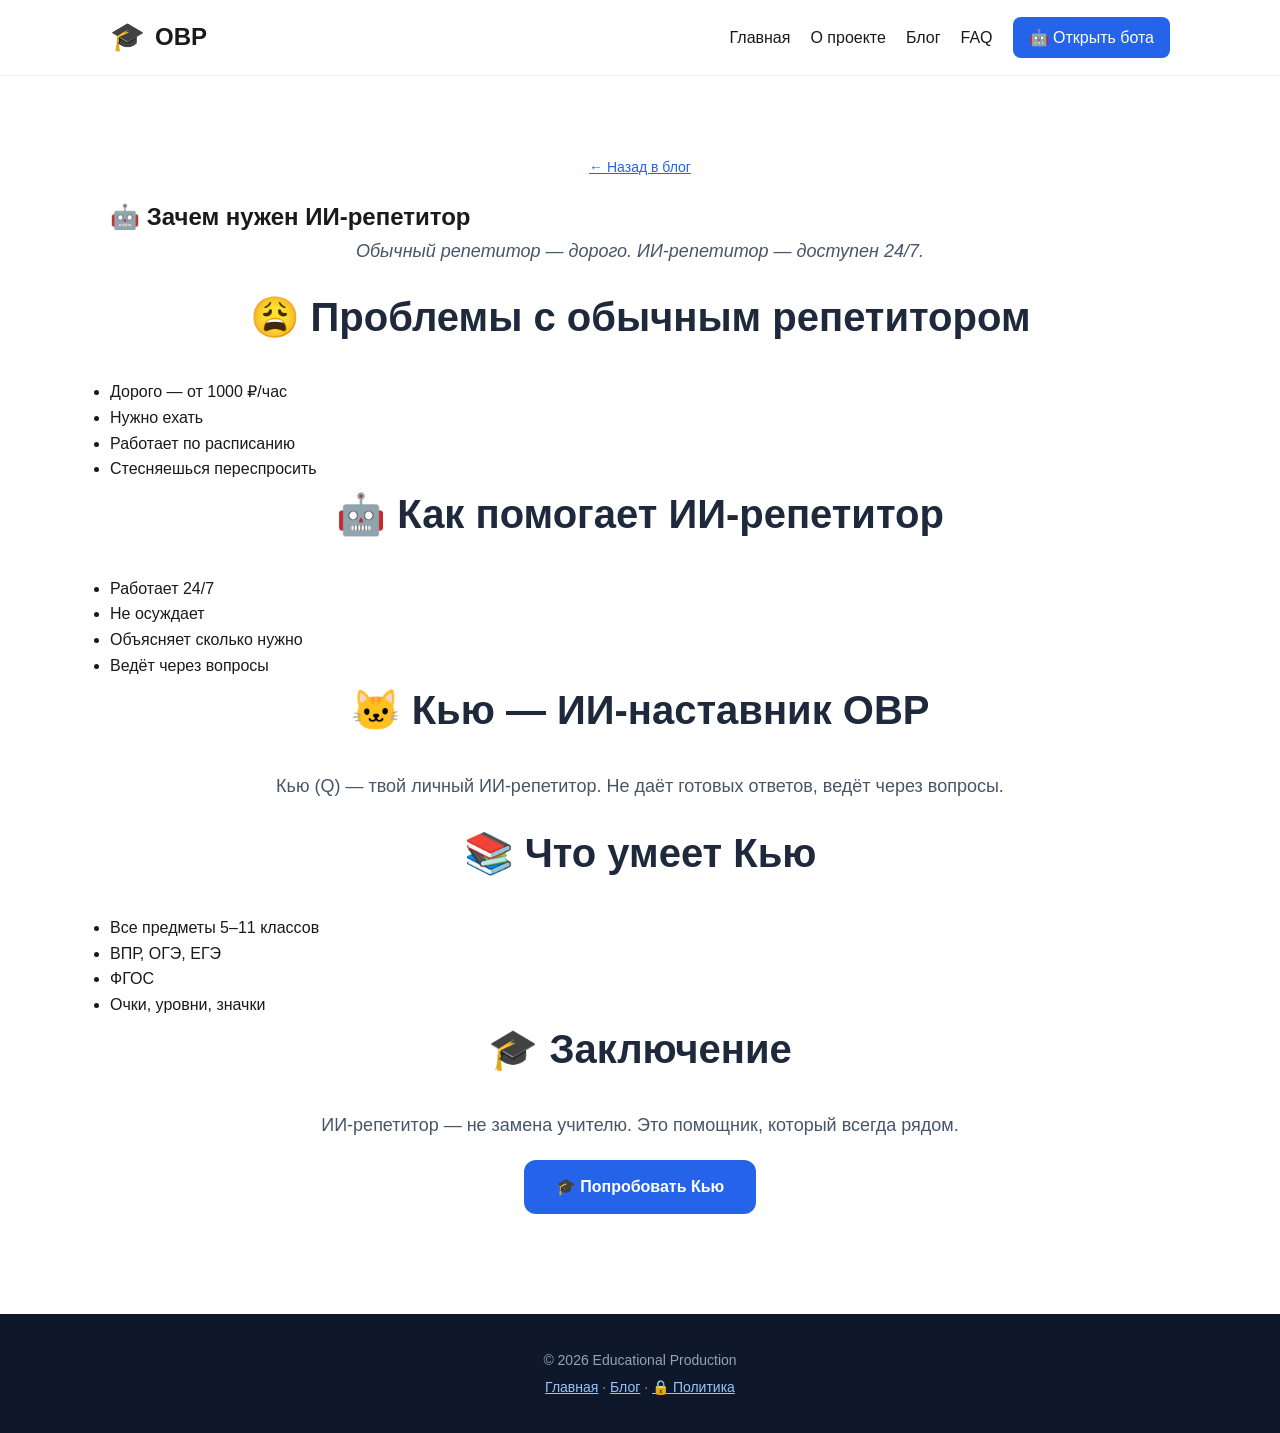
<file: article-ai-tutor.html>
<!DOCTYPE html>
<html lang="ru">
<head>
    <meta charset="UTF-8">
    <meta name="viewport" content="width=device-width, initial-scale=1.0">
    <title>Зачем нужен ИИ-репетитор — Блог ОВР</title>
    <meta name="description" content="Как ИИ-репетитор Кью помогает понимать, а не зазубривать.">
    <link rel="icon" type="image/png" href="favicon.png">
    <link rel="stylesheet" href="style.css">
</head>
<body>
    <header class="header">
        <div class="container">
            <div class="logo"><span class="logo-icon">🎓</span><span class="logo-text">ОВР</span></div>
            <nav class="nav">
                <a href="index.html">Главная</a>
                <a href="about.html">О проекте</a>
                <a href="blog.html">Блог</a>
                <a href="faq.html">FAQ</a>
                <a href="https://t.me/ovr_repetitor_bot" class="btn-telegram" target="_blank">🤖 Открыть бота</a>
            </nav>
        </div>
    </header>
    <section class="section">
        <div class="container">
            <p style="color: #64748b; font-size: 14px;"><a href="blog.html" style="color: #2563eb;">← Назад в блог</a></p>
            <h1>🤖 Зачем нужен ИИ-репетитор</h1>
            <p><em>Обычный репетитор — дорого. ИИ-репетитор — доступен 24/7.</em></p>
            <h2>😩 Проблемы с обычным репетитором</h2>
            <ul>
                <li>Дорого — от 1000 ₽/час</li>
                <li>Нужно ехать</li>
                <li>Работает по расписанию</li>
                <li>Стесняешься переспросить</li>
            </ul>
            <h2>🤖 Как помогает ИИ-репетитор</h2>
            <ul>
                <li>Работает 24/7</li>
                <li>Не осуждает</li>
                <li>Объясняет сколько нужно</li>
                <li>Ведёт через вопросы</li>
            </ul>
            <h2>🐱 Кью — ИИ-наставник ОВР</h2>
            <p>Кью (Q) — твой личный ИИ-репетитор. Не даёт готовых ответов, ведёт через вопросы.</p>
            <h2>📚 Что умеет Кью</h2>
            <ul>
                <li>Все предметы 5–11 классов</li>
                <li>ВПР, ОГЭ, ЕГЭ</li>
                <li>ФГОС</li>
                <li>Очки, уровни, значки</li>
            </ul>
            <h2>🎓 Заключение</h2>
            <p>ИИ-репетитор — не замена учителю. Это помощник, который всегда рядом.</p>
            <p><a href="https://t.me/ovr_repetitor_bot" class="btn btn-primary" target="_blank">🎓 Попробовать Кью</a></p>
        </div>
    </section>
    <footer class="footer">
        <div class="container">
            <p>© 2026 Educational Production</p>
            <p><a href="index.html" style="color: #93c5fd;">Главная</a> · <a href="blog.html" style="color: #93c5fd;">Блог</a> · <a href="privacy.html" style="color: #93c5fd;">🔒 Политика</a></p>
        </div>
    </footer>
</body>
</html>
</file>
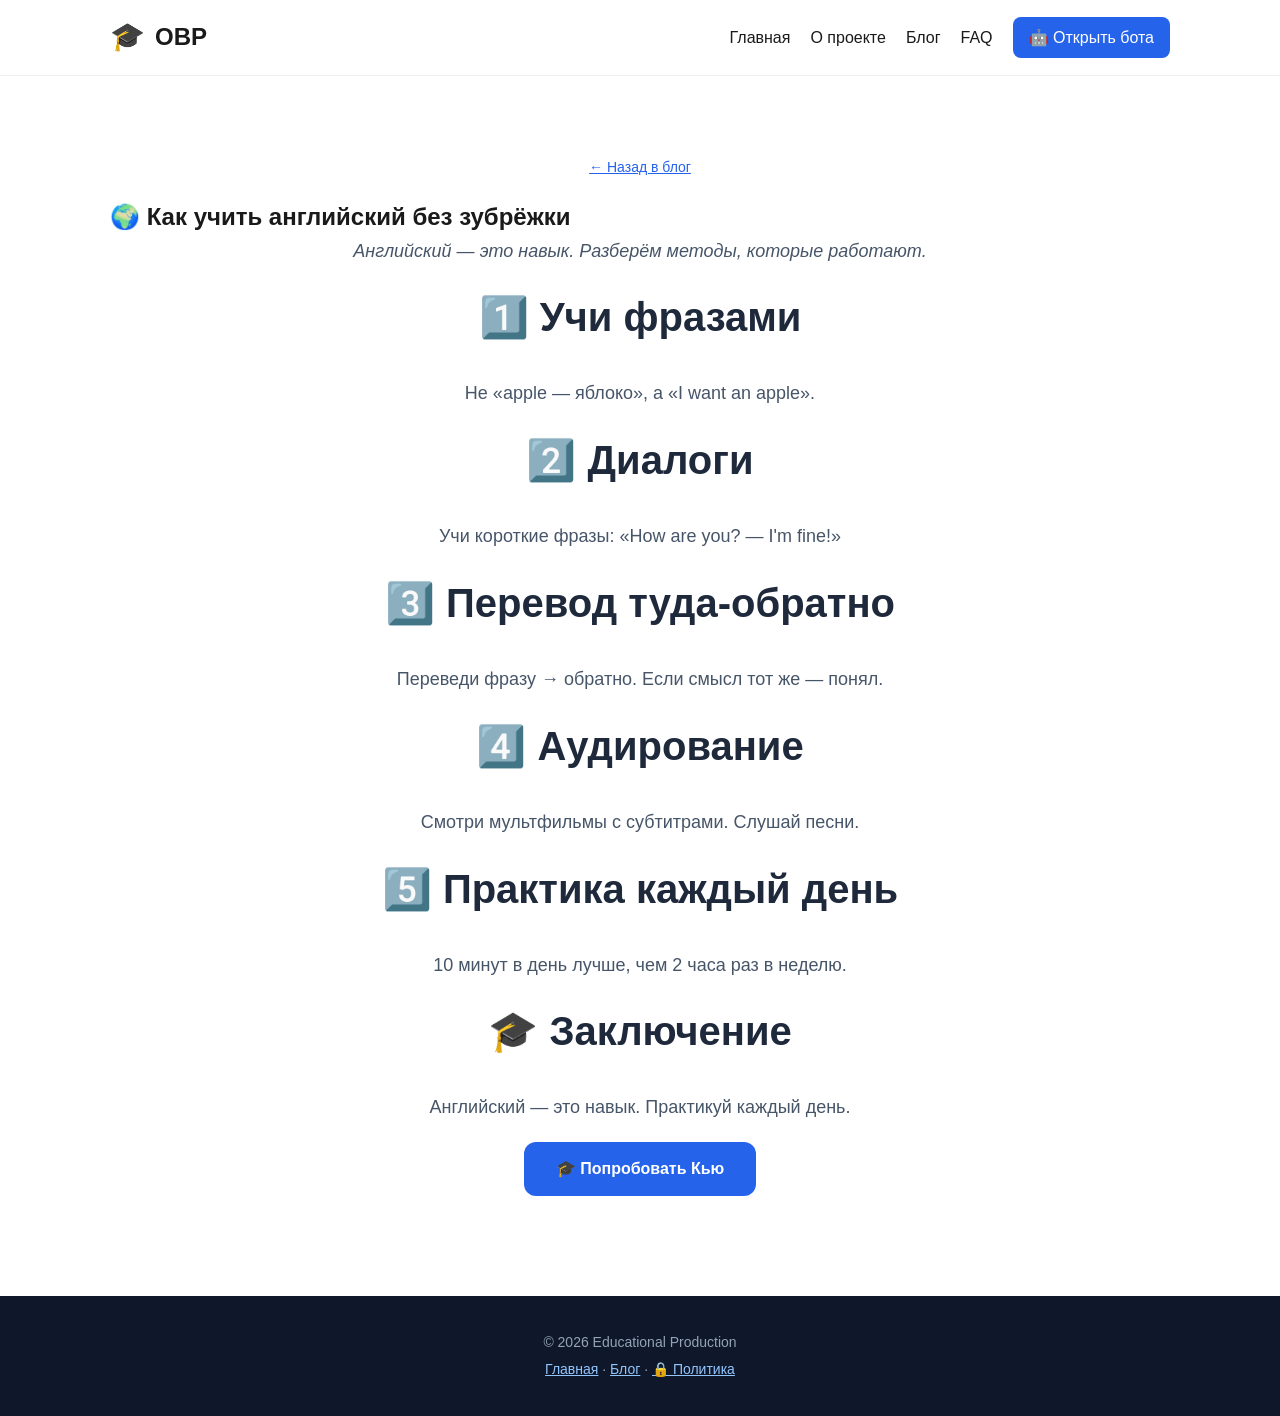
<file: article-english.html>
<!DOCTYPE html>
<html lang="ru">
<head>
    <meta charset="UTF-8">
    <meta name="viewport" content="width=device-width, initial-scale=1.0">
    <title>Как учить английский — Блог ОВР</title>
    <meta name="description" content="Методы изучения английского: фразы, диалоги, аудирование.">
    <link rel="icon" type="image/png" href="favicon.png">
    <link rel="stylesheet" href="style.css">
</head>
<body>
    <header class="header">
        <div class="container">
            <div class="logo"><span class="logo-icon">🎓</span><span class="logo-text">ОВР</span></div>
            <nav class="nav">
                <a href="index.html">Главная</a>
                <a href="about.html">О проекте</a>
                <a href="blog.html">Блог</a>
                <a href="faq.html">FAQ</a>
                <a href="https://t.me/ovr_repetitor_bot" class="btn-telegram" target="_blank">🤖 Открыть бота</a>
            </nav>
        </div>
    </header>
    <section class="section">
        <div class="container">
            <p style="color: #64748b; font-size: 14px;"><a href="blog.html" style="color: #2563eb;">← Назад в блог</a></p>
            <h1>🌍 Как учить английский без зубрёжки</h1>
            <p><em>Английский — это навык. Разберём методы, которые работают.</em></p>
            <h2>1️⃣ Учи фразами</h2>
            <p>Не «apple — яблоко», а «I want an apple».</p>
            <h2>2️⃣ Диалоги</h2>
            <p>Учи короткие фразы: «How are you? — I'm fine!»</p>
            <h2>3️⃣ Перевод туда-обратно</h2>
            <p>Переведи фразу → обратно. Если смысл тот же — понял.</p>
            <h2>4️⃣ Аудирование</h2>
            <p>Смотри мультфильмы с субтитрами. Слушай песни.</p>
            <h2>5️⃣ Практика каждый день</h2>
            <p>10 минут в день лучше, чем 2 часа раз в неделю.</p>
            <h2>🎓 Заключение</h2>
            <p>Английский — это навык. Практикуй каждый день.</p>
            <p><a href="https://t.me/ovr_repetitor_bot" class="btn btn-primary" target="_blank">🎓 Попробовать Кью</a></p>
        </div>
    </section>
    <footer class="footer">
        <div class="container">
            <p>© 2026 Educational Production</p>
            <p><a href="index.html" style="color: #93c5fd;">Главная</a> · <a href="blog.html" style="color: #93c5fd;">Блог</a> · <a href="privacy.html" style="color: #93c5fd;">🔒 Политика</a></p>
        </div>
    </footer>
</body>
</html>
</file>
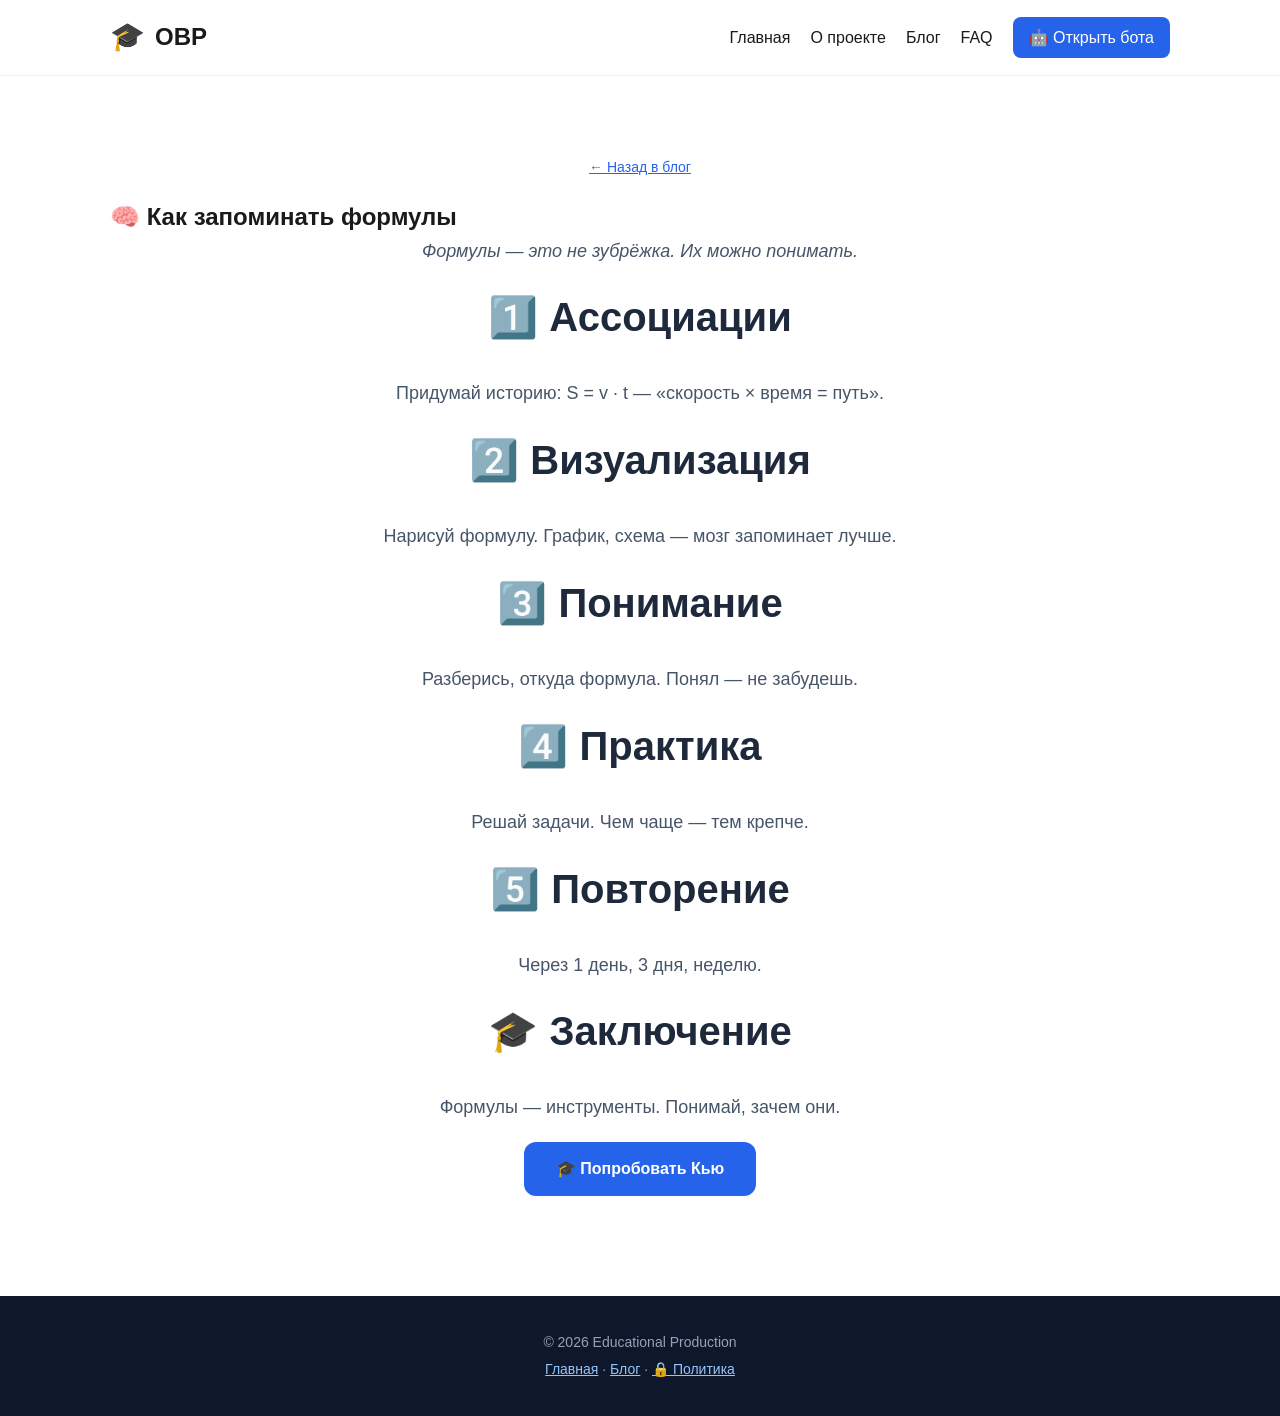
<file: article-formulas.html>
<!DOCTYPE html>
<html lang="ru">
<head>
    <meta charset="UTF-8">
    <meta name="viewport" content="width=device-width, initial-scale=1.0">
    <title>Как запоминать формулы — Блог ОВР</title>
    <meta name="description" content="Приёмы запоминания формул: ассоциации, визуализация, практика.">
    <link rel="icon" type="image/png" href="favicon.png">
    <link rel="stylesheet" href="style.css">
</head>
<body>
    <header class="header">
        <div class="container">
            <div class="logo"><span class="logo-icon">🎓</span><span class="logo-text">ОВР</span></div>
            <nav class="nav">
                <a href="index.html">Главная</a>
                <a href="about.html">О проекте</a>
                <a href="blog.html">Блог</a>
                <a href="faq.html">FAQ</a>
                <a href="https://t.me/ovr_repetitor_bot" class="btn-telegram" target="_blank">🤖 Открыть бота</a>
            </nav>
        </div>
    </header>
    <section class="section">
        <div class="container">
            <p style="color: #64748b; font-size: 14px;"><a href="blog.html" style="color: #2563eb;">← Назад в блог</a></p>
            <h1>🧠 Как запоминать формулы</h1>
            <p><em>Формулы — это не зубрёжка. Их можно понимать.</em></p>
            <h2>1️⃣ Ассоциации</h2>
            <p>Придумай историю: S = v · t — «скорость × время = путь».</p>
            <h2>2️⃣ Визуализация</h2>
            <p>Нарисуй формулу. График, схема — мозг запоминает лучше.</p>
            <h2>3️⃣ Понимание</h2>
            <p>Разберись, откуда формула. Понял — не забудешь.</p>
            <h2>4️⃣ Практика</h2>
            <p>Решай задачи. Чем чаще — тем крепче.</p>
            <h2>5️⃣ Повторение</h2>
            <p>Через 1 день, 3 дня, неделю.</p>
            <h2>🎓 Заключение</h2>
            <p>Формулы — инструменты. Понимай, зачем они.</p>
            <p><a href="https://t.me/ovr_repetitor_bot" class="btn btn-primary" target="_blank">🎓 Попробовать Кью</a></p>
        </div>
    </section>
    <footer class="footer">
        <div class="container">
            <p>© 2026 Educational Production</p>
            <p><a href="index.html" style="color: #93c5fd;">Главная</a> · <a href="blog.html" style="color: #93c5fd;">Блог</a> · <a href="privacy.html" style="color: #93c5fd;">🔒 Политика</a></p>
        </div>
    </footer>
</body>
</html>
</file>
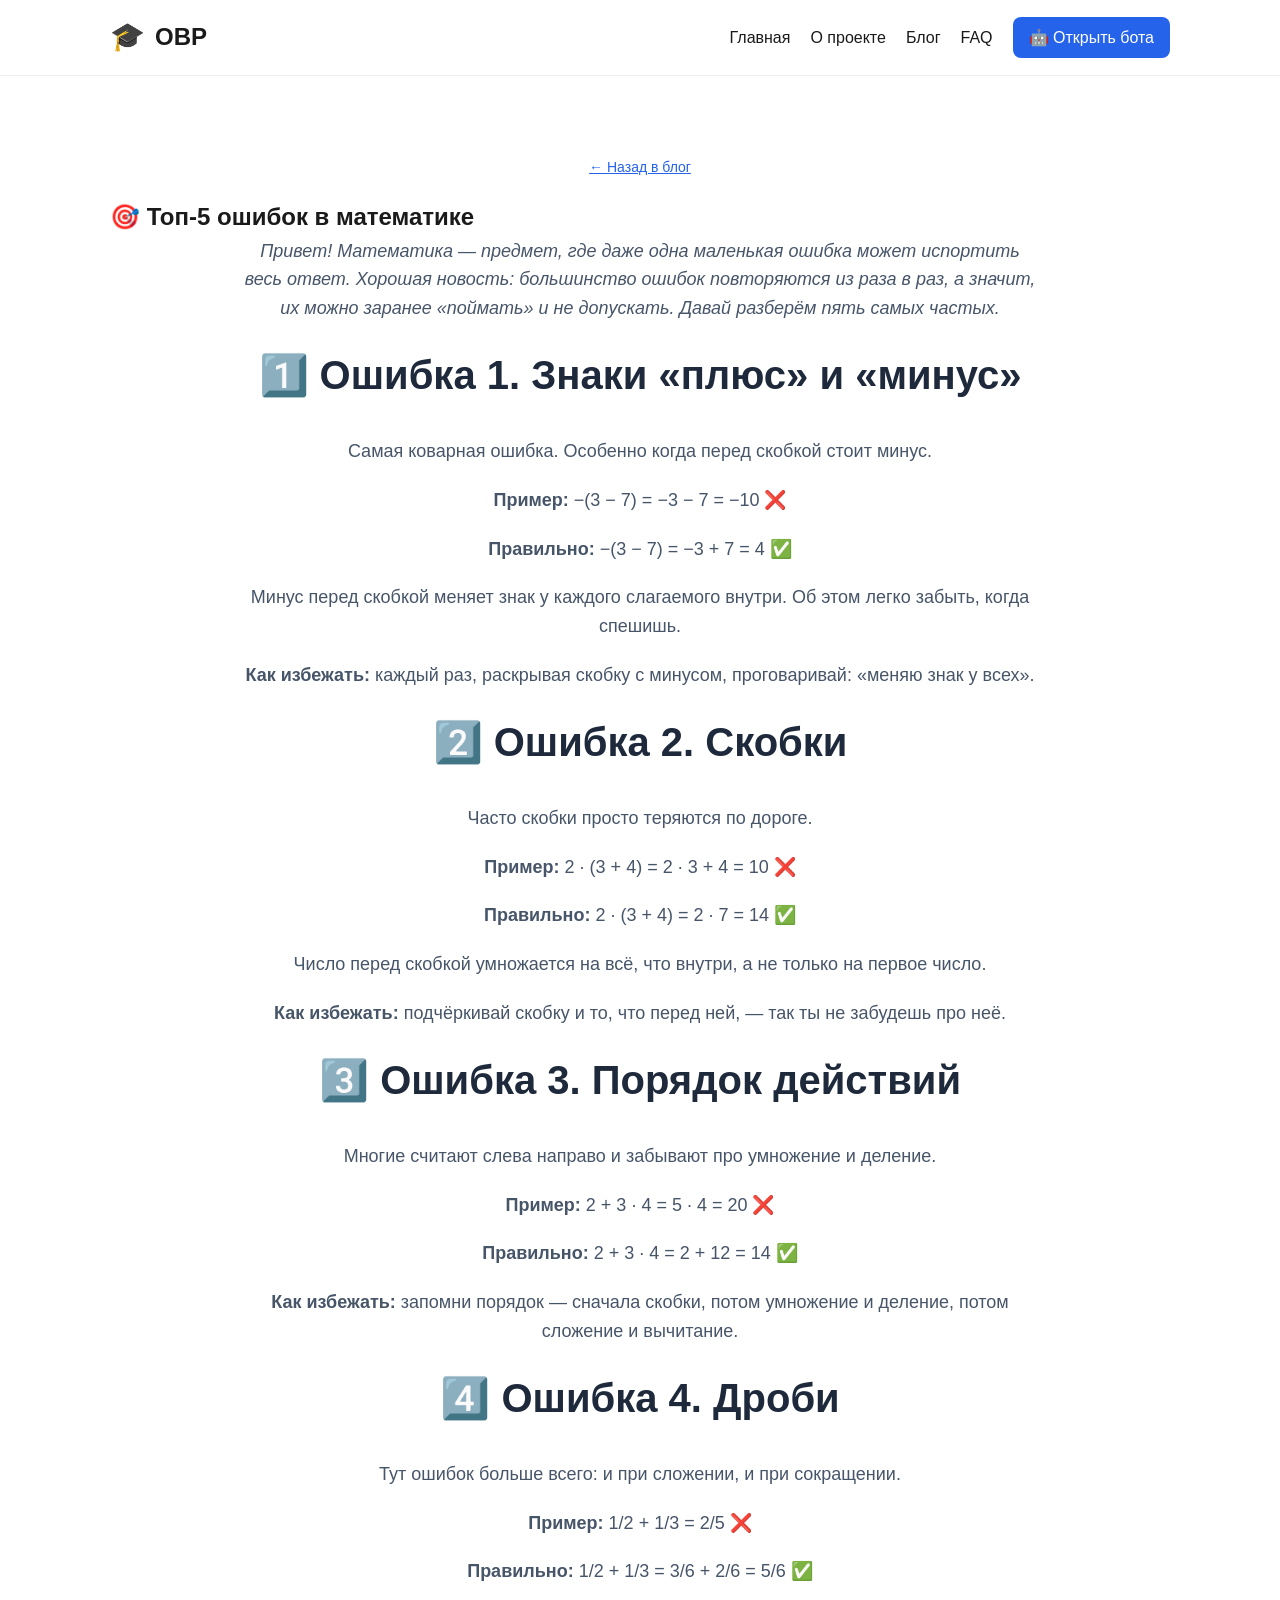
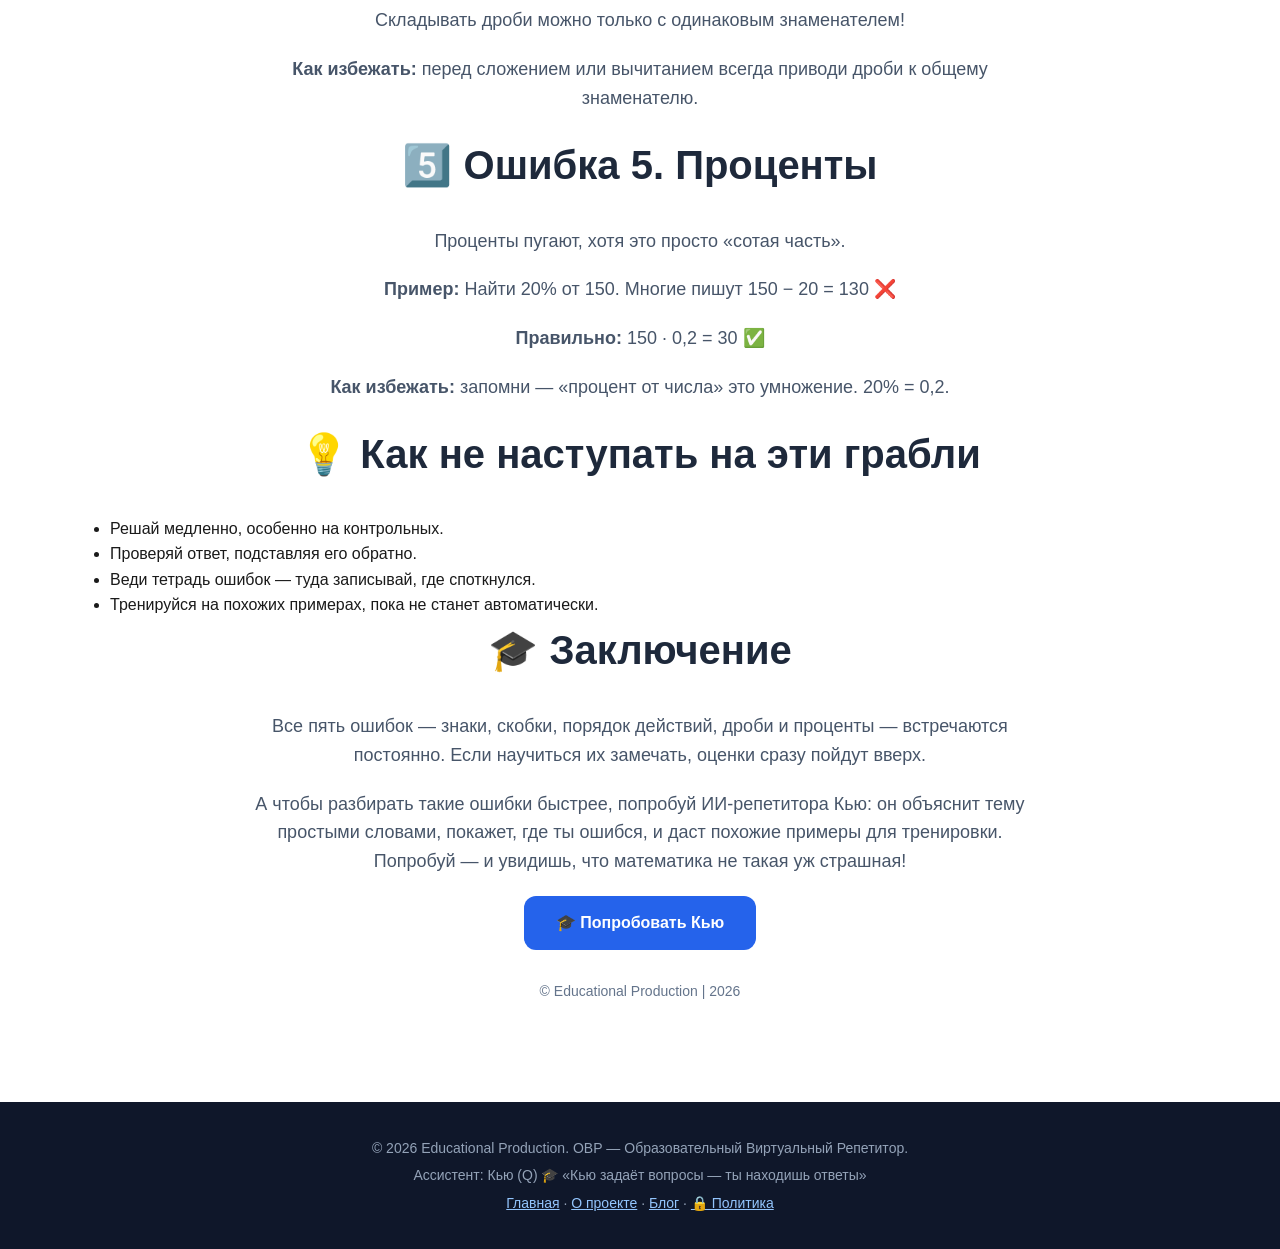
<file: article-math-errors.html>
<!DOCTYPE html>
<html lang="ru">
<head>
    <meta charset="UTF-8">
    <meta name="viewport" content="width=device-width, initial-scale=1.0">
    <title>Топ-5 ошибок в математике — Блог ОВР</title>

    <meta name="description" content="Пять самых частых ошибок в математике: знаки, скобки, порядок действий, дроби, проценты. Как их избежать.">
    <meta name="keywords" content="математика, ошибки, знаки, скобки, дроби, проценты, порядок действий, ОГЭ, ЕГЭ">
    <meta name="author" content="Educational Production">
    <meta name="robots" content="index, follow">

    <link rel="canonical" href="https://nitka2341567867-glitch.github.io/ovr-site/article-math-errors.html">
    <link rel="icon" type="image/png" href="favicon.png">
    <link rel="stylesheet" href="style.css">
</head>
<body>

    <header class="header">
        <div class="container">
            <div class="logo">
                <span class="logo-icon">🎓</span>
                <span class="logo-text">ОВР</span>
            </div>
            <nav class="nav">
                <a href="index.html">Главная</a>
                <a href="about.html">О проекте</a>
                <a href="blog.html">Блог</a>
                <a href="faq.html">FAQ</a>
                <a href="https://t.me/ovr_repetitor_bot" class="btn-telegram" target="_blank">🤖 Открыть бота</a>
            </nav>
        </div>
    </header>

    <section class="section">
        <div class="container">
            <p style="color: #64748b; font-size: 14px;"><a href="blog.html" style="color: #2563eb;">← Назад в блог</a></p>
            <h1>🎯 Топ-5 ошибок в математике</h1>
            <p><em>Привет! Математика — предмет, где даже одна маленькая ошибка может испортить весь ответ. Хорошая новость: большинство ошибок повторяются из раза в раз, а значит, их можно заранее «поймать» и не допускать. Давай разберём пять самых частых.</em></p>

            <h2>1️⃣ Ошибка 1. Знаки «плюс» и «минус»</h2>
            <p>Самая коварная ошибка. Особенно когда перед скобкой стоит минус.</p>
            <p><strong>Пример:</strong> −(3 − 7) = −3 − 7 = −10 ❌</p>
            <p><strong>Правильно:</strong> −(3 − 7) = −3 + 7 = 4 ✅</p>
            <p>Минус перед скобкой меняет знак у каждого слагаемого внутри. Об этом легко забыть, когда спешишь.</p>
            <p><strong>Как избежать:</strong> каждый раз, раскрывая скобку с минусом, проговаривай: «меняю знак у всех».</p>

            <h2>2️⃣ Ошибка 2. Скобки</h2>
            <p>Часто скобки просто теряются по дороге.</p>
            <p><strong>Пример:</strong> 2 · (3 + 4) = 2 · 3 + 4 = 10 ❌</p>
            <p><strong>Правильно:</strong> 2 · (3 + 4) = 2 · 7 = 14 ✅</p>
            <p>Число перед скобкой умножается на всё, что внутри, а не только на первое число.</p>
            <p><strong>Как избежать:</strong> подчёркивай скобку и то, что перед ней, — так ты не забудешь про неё.</p>

            <h2>3️⃣ Ошибка 3. Порядок действий</h2>
            <p>Многие считают слева направо и забывают про умножение и деление.</p>
            <p><strong>Пример:</strong> 2 + 3 · 4 = 5 · 4 = 20 ❌</p>
            <p><strong>Правильно:</strong> 2 + 3 · 4 = 2 + 12 = 14 ✅</p>
            <p><strong>Как избежать:</strong> запомни порядок — сначала скобки, потом умножение и деление, потом сложение и вычитание.</p>

            <h2>4️⃣ Ошибка 4. Дроби</h2>
            <p>Тут ошибок больше всего: и при сложении, и при сокращении.</p>
            <p><strong>Пример:</strong> 1/2 + 1/3 = 2/5 ❌</p>
            <p><strong>Правильно:</strong> 1/2 + 1/3 = 3/6 + 2/6 = 5/6 ✅</p>
            <p>Складывать дроби можно только с одинаковым знаменателем!</p>
            <p><strong>Как избежать:</strong> перед сложением или вычитанием всегда приводи дроби к общему знаменателю.</p>

            <h2>5️⃣ Ошибка 5. Проценты</h2>
            <p>Проценты пугают, хотя это просто «сотая часть».</p>
            <p><strong>Пример:</strong> Найти 20% от 150. Многие пишут 150 − 20 = 130 ❌</p>
            <p><strong>Правильно:</strong> 150 · 0,2 = 30 ✅</p>
            <p><strong>Как избежать:</strong> запомни — «процент от числа» это умножение. 20% = 0,2.</p>

            <h2>💡 Как не наступать на эти грабли</h2>
            <ul>
                <li>Решай медленно, особенно на контрольных.</li>
                <li>Проверяй ответ, подставляя его обратно.</li>
                <li>Веди тетрадь ошибок — туда записывай, где споткнулся.</li>
                <li>Тренируйся на похожих примерах, пока не станет автоматически.</li>
            </ul>

            <h2>🎓 Заключение</h2>
            <p>Все пять ошибок — знаки, скобки, порядок действий, дроби и проценты — встречаются постоянно. Если научиться их замечать, оценки сразу пойдут вверх.</p>
            <p>А чтобы разбирать такие ошибки быстрее, попробуй ИИ-репетитора Кью: он объяснит тему простыми словами, покажет, где ты ошибся, и даст похожие примеры для тренировки. Попробуй — и увидишь, что математика не такая уж страшная!</p>

            <p><a href="https://t.me/ovr_repetitor_bot" class="btn btn-primary" target="_blank">🎓 Попробовать Кью</a></p>

            <p style="margin-top: 30px; color: #64748b; font-size: 14px;">© Educational Production | 2026</p>
        </div>
    </section>

    <footer class="footer">
        <div class="container">
            <p>© 2026 Educational Production. ОВР — Образовательный Виртуальный Репетитор.</p>
            <p>Ассистент: Кью (Q) 🎓 «Кью задаёт вопросы — ты находишь ответы»</p>
            <p><a href="index.html" style="color: #93c5fd;">Главная</a> · <a href="about.html" style="color: #93c5fd;">О проекте</a> · <a href="blog.html" style="color: #93c5fd;">Блог</a> · <a href="privacy.html" style="color: #93c5fd;">🔒 Политика</a></p>
        </div>
    </footer>

</body>
</html>
</file>
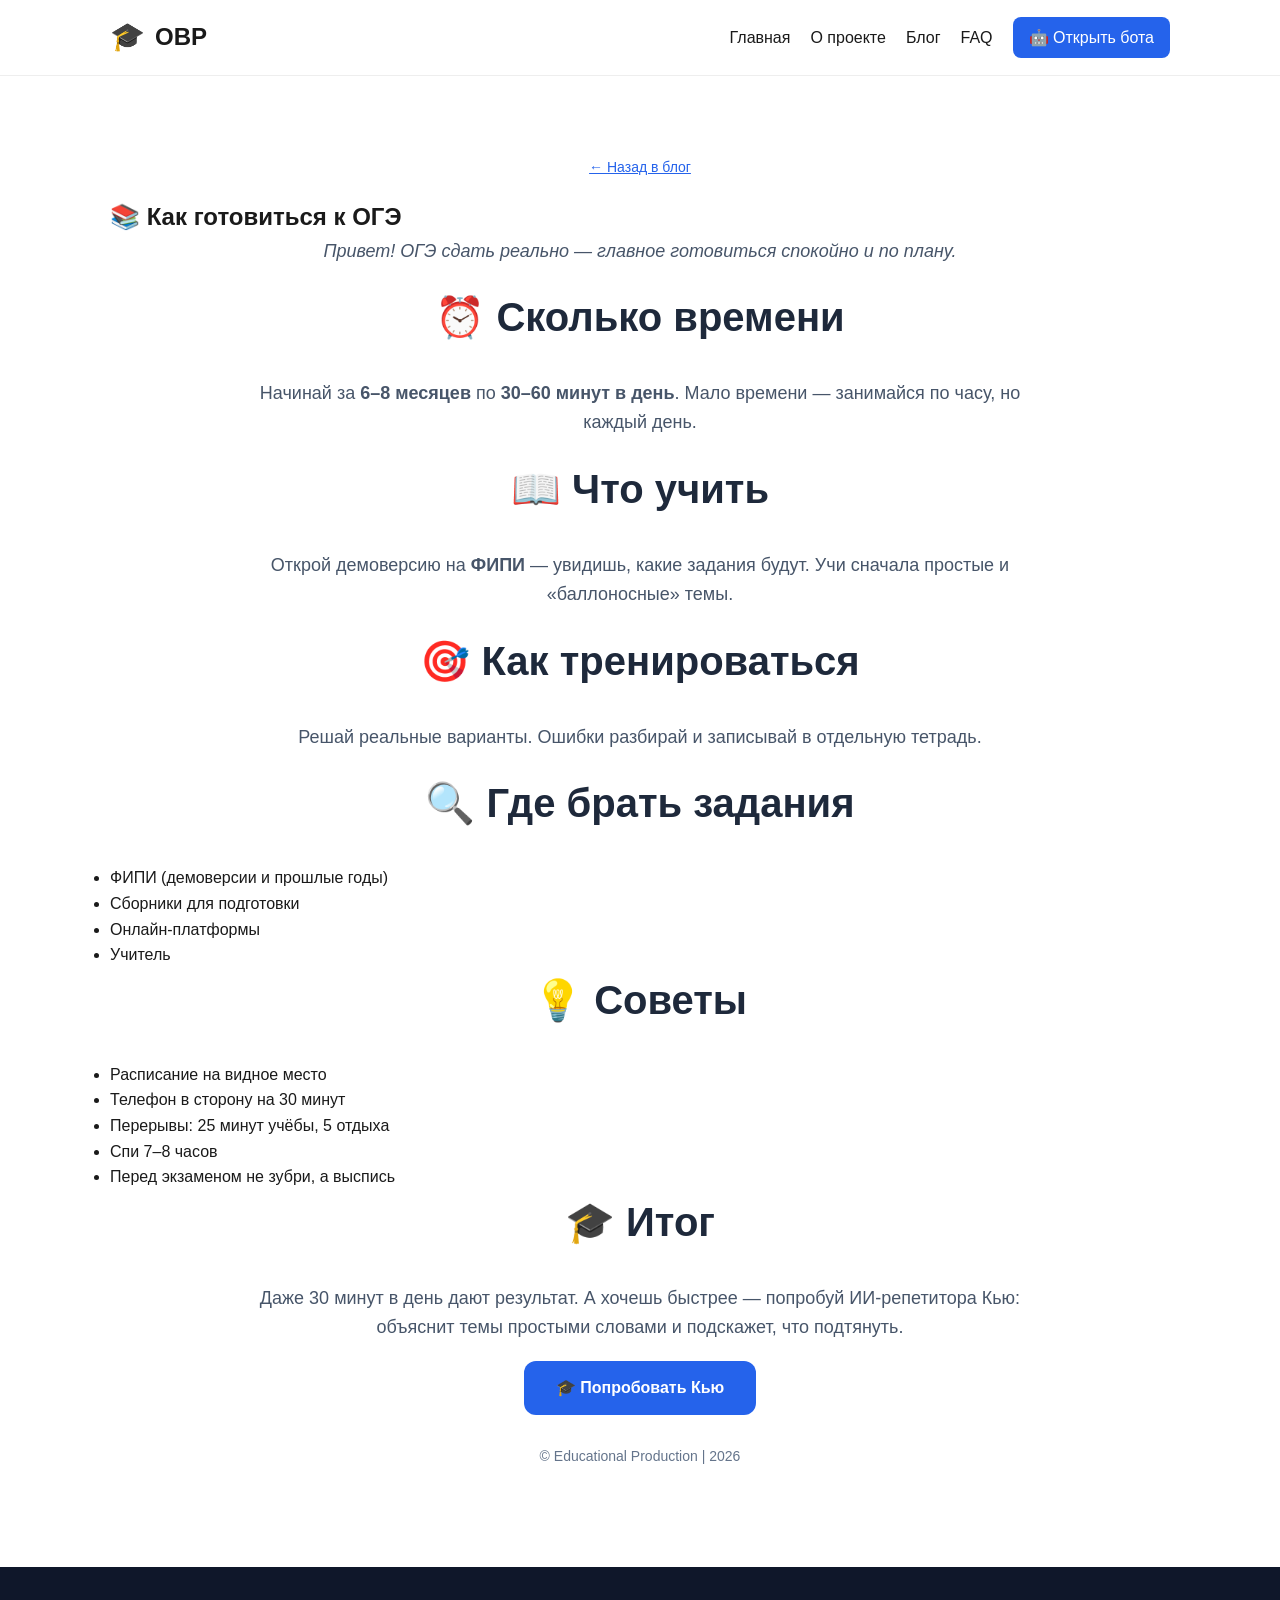
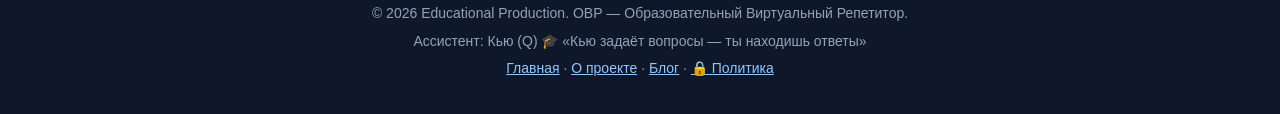
<file: article-oge.html>
<!DOCTYPE html>
<html lang="ru">
<head>
    <meta charset="UTF-8">
    <meta name="viewport" content="width=device-width, initial-scale=1.0">
    <title>Как готовиться к ОГЭ — Блог ОВР</title>

    <meta name="description" content="Пошаговый план подготовки к ОГЭ за 6–8 месяцев. Что учить, как тренироваться, где брать задания и как не выгореть.">
    <meta name="keywords" content="ОГЭ, подготовка к ОГЭ, как сдать ОГЭ, план подготовки, ФИПИ, репетитор">
    <meta name="author" content="Educational Production">
    <meta name="robots" content="index, follow">

    <link rel="canonical" href="https://nitka2341567867-glitch.github.io/ovr-site/article-oge.html">
    <link rel="icon" type="image/png" href="favicon.png">
    <link rel="stylesheet" href="style.css">
</head>
<body>

    <header class="header">
        <div class="container">
            <div class="logo">
                <span class="logo-icon">🎓</span>
                <span class="logo-text">ОВР</span>
            </div>
            <nav class="nav">
                <a href="index.html">Главная</a>
                <a href="about.html">О проекте</a>
                <a href="blog.html">Блог</a>
                <a href="faq.html">FAQ</a>
                <a href="https://t.me/ovr_repetitor_bot" class="btn-telegram" target="_blank">🤖 Открыть бота</a>
            </nav>
        </div>
    </header>

    <section class="section">
        <div class="container">
            <p style="color: #64748b; font-size: 14px;"><a href="blog.html" style="color: #2563eb;">← Назад в блог</a></p>
            <h1>📚 Как готовиться к ОГЭ</h1>
            <p><em>Привет! ОГЭ сдать реально — главное готовиться спокойно и по плану.</em></p>

            <h2>⏰ Сколько времени</h2>
            <p>Начинай за <strong>6–8 месяцев</strong> по <strong>30–60 минут в день</strong>. Мало времени — занимайся по часу, но каждый день.</p>

            <h2>📖 Что учить</h2>
            <p>Открой демоверсию на <strong>ФИПИ</strong> — увидишь, какие задания будут. Учи сначала простые и «баллоносные» темы.</p>

            <h2>🎯 Как тренироваться</h2>
            <p>Решай реальные варианты. Ошибки разбирай и записывай в отдельную тетрадь.</p>

            <h2>🔍 Где брать задания</h2>
            <ul>
                <li>ФИПИ (демоверсии и прошлые годы)</li>
                <li>Сборники для подготовки</li>
                <li>Онлайн-платформы</li>
                <li>Учитель</li>
            </ul>

            <h2>💡 Советы</h2>
            <ul>
                <li>Расписание на видное место</li>
                <li>Телефон в сторону на 30 минут</li>
                <li>Перерывы: 25 минут учёбы, 5 отдыха</li>
                <li>Спи 7–8 часов</li>
                <li>Перед экзаменом не зубри, а выспись</li>
            </ul>

            <h2>🎓 Итог</h2>
            <p>Даже 30 минут в день дают результат. А хочешь быстрее — попробуй ИИ-репетитора Кью: объяснит темы простыми словами и подскажет, что подтянуть.</p>

            <p><a href="https://t.me/ovr_repetitor_bot" class="btn btn-primary" target="_blank">🎓 Попробовать Кью</a></p>

            <p style="margin-top: 30px; color: #64748b; font-size: 14px;">© Educational Production | 2026</p>
        </div>
    </section>

    <footer class="footer">
        <div class="container">
            <p>© 2026 Educational Production. ОВР — Образовательный Виртуальный Репетитор.</p>
            <p>Ассистент: Кью (Q) 🎓 «Кью задаёт вопросы — ты находишь ответы»</p>
            <p><a href="index.html" style="color: #93c5fd;">Главная</a> · <a href="about.html" style="color: #93c5fd;">О проекте</a> · <a href="blog.html" style="color: #93c5fd;">Блог</a> · <a href="privacy.html" style="color: #93c5fd;">🔒 Политика</a></p>
        </div>
    </footer>

</body>
  </html>
</file>
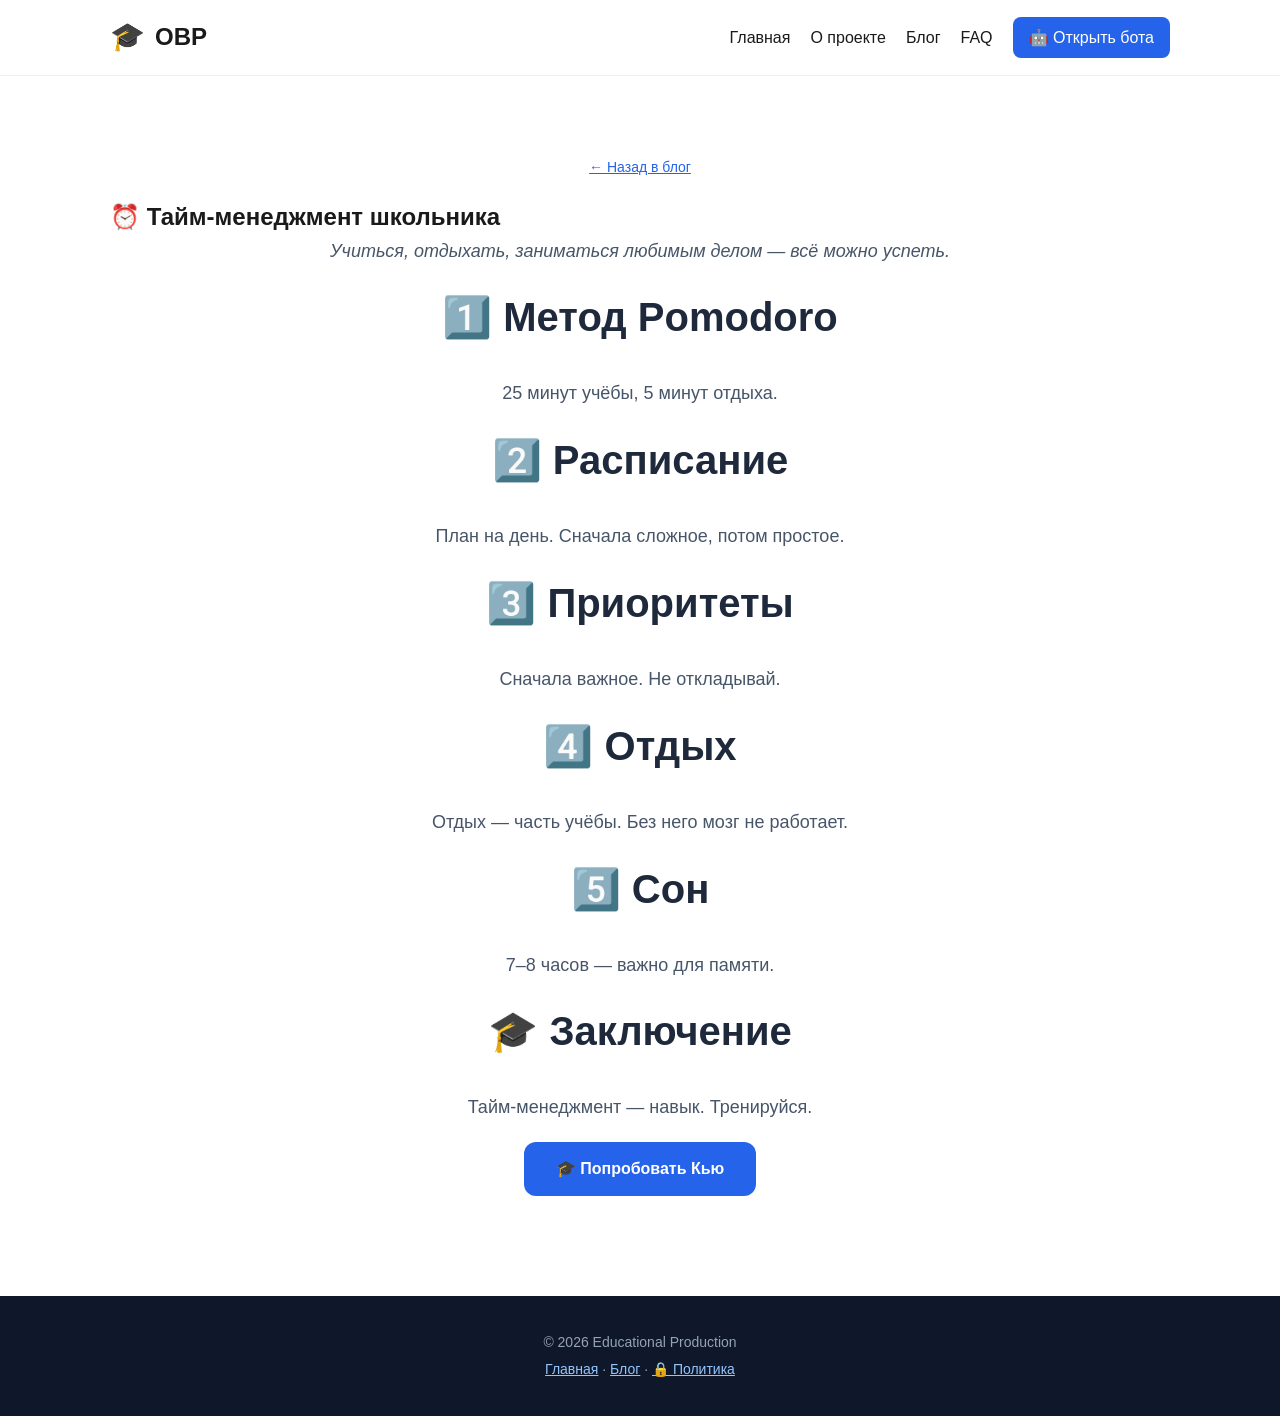
<file: article-timemanagement.html>
<!DOCTYPE html>
<html lang="ru">
<head>
    <meta charset="UTF-8">
    <meta name="viewport" content="width=device-width, initial-scale=1.0">
    <title>Тайм-менеджмент школьника — Блог ОВР</title>
    <meta name="description" content="Как успевать учиться, отдыхать и заниматься любимым делом.">
    <link rel="icon" type="image/png" href="favicon.png">
    <link rel="stylesheet" href="style.css">
</head>
<body>
    <header class="header">
        <div class="container">
            <div class="logo"><span class="logo-icon">🎓</span><span class="logo-text">ОВР</span></div>
            <nav class="nav">
                <a href="index.html">Главная</a>
                <a href="about.html">О проекте</a>
                <a href="blog.html">Блог</a>
                <a href="faq.html">FAQ</a>
                <a href="https://t.me/ovr_repetitor_bot" class="btn-telegram" target="_blank">🤖 Открыть бота</a>
            </nav>
        </div>
    </header>
    <section class="section">
        <div class="container">
            <p style="color: #64748b; font-size: 14px;"><a href="blog.html" style="color: #2563eb;">← Назад в блог</a></p>
            <h1>⏰ Тайм-менеджмент школьника</h1>
            <p><em>Учиться, отдыхать, заниматься любимым делом — всё можно успеть.</em></p>
            <h2>1️⃣ Метод Pomodoro</h2>
            <p>25 минут учёбы, 5 минут отдыха.</p>
            <h2>2️⃣ Расписание</h2>
            <p>План на день. Сначала сложное, потом простое.</p>
            <h2>3️⃣ Приоритеты</h2>
            <p>Сначала важное. Не откладывай.</p>
            <h2>4️⃣ Отдых</h2>
            <p>Отдых — часть учёбы. Без него мозг не работает.</p>
            <h2>5️⃣ Сон</h2>
            <p>7–8 часов — важно для памяти.</p>
            <h2>🎓 Заключение</h2>
            <p>Тайм-менеджмент — навык. Тренируйся.</p>
            <p><a href="https://t.me/ovr_repetitor_bot" class="btn btn-primary" target="_blank">🎓 Попробовать Кью</a></p>
        </div>
    </section>
    <footer class="footer">
        <div class="container">
            <p>© 2026 Educational Production</p>
            <p><a href="index.html" style="color: #93c5fd;">Главная</a> · <a href="blog.html" style="color: #93c5fd;">Блог</a> · <a href="privacy.html" style="color: #93c5fd;">🔒 Политика</a></p>
        </div>
    </footer>
</body>
</html>
</file>
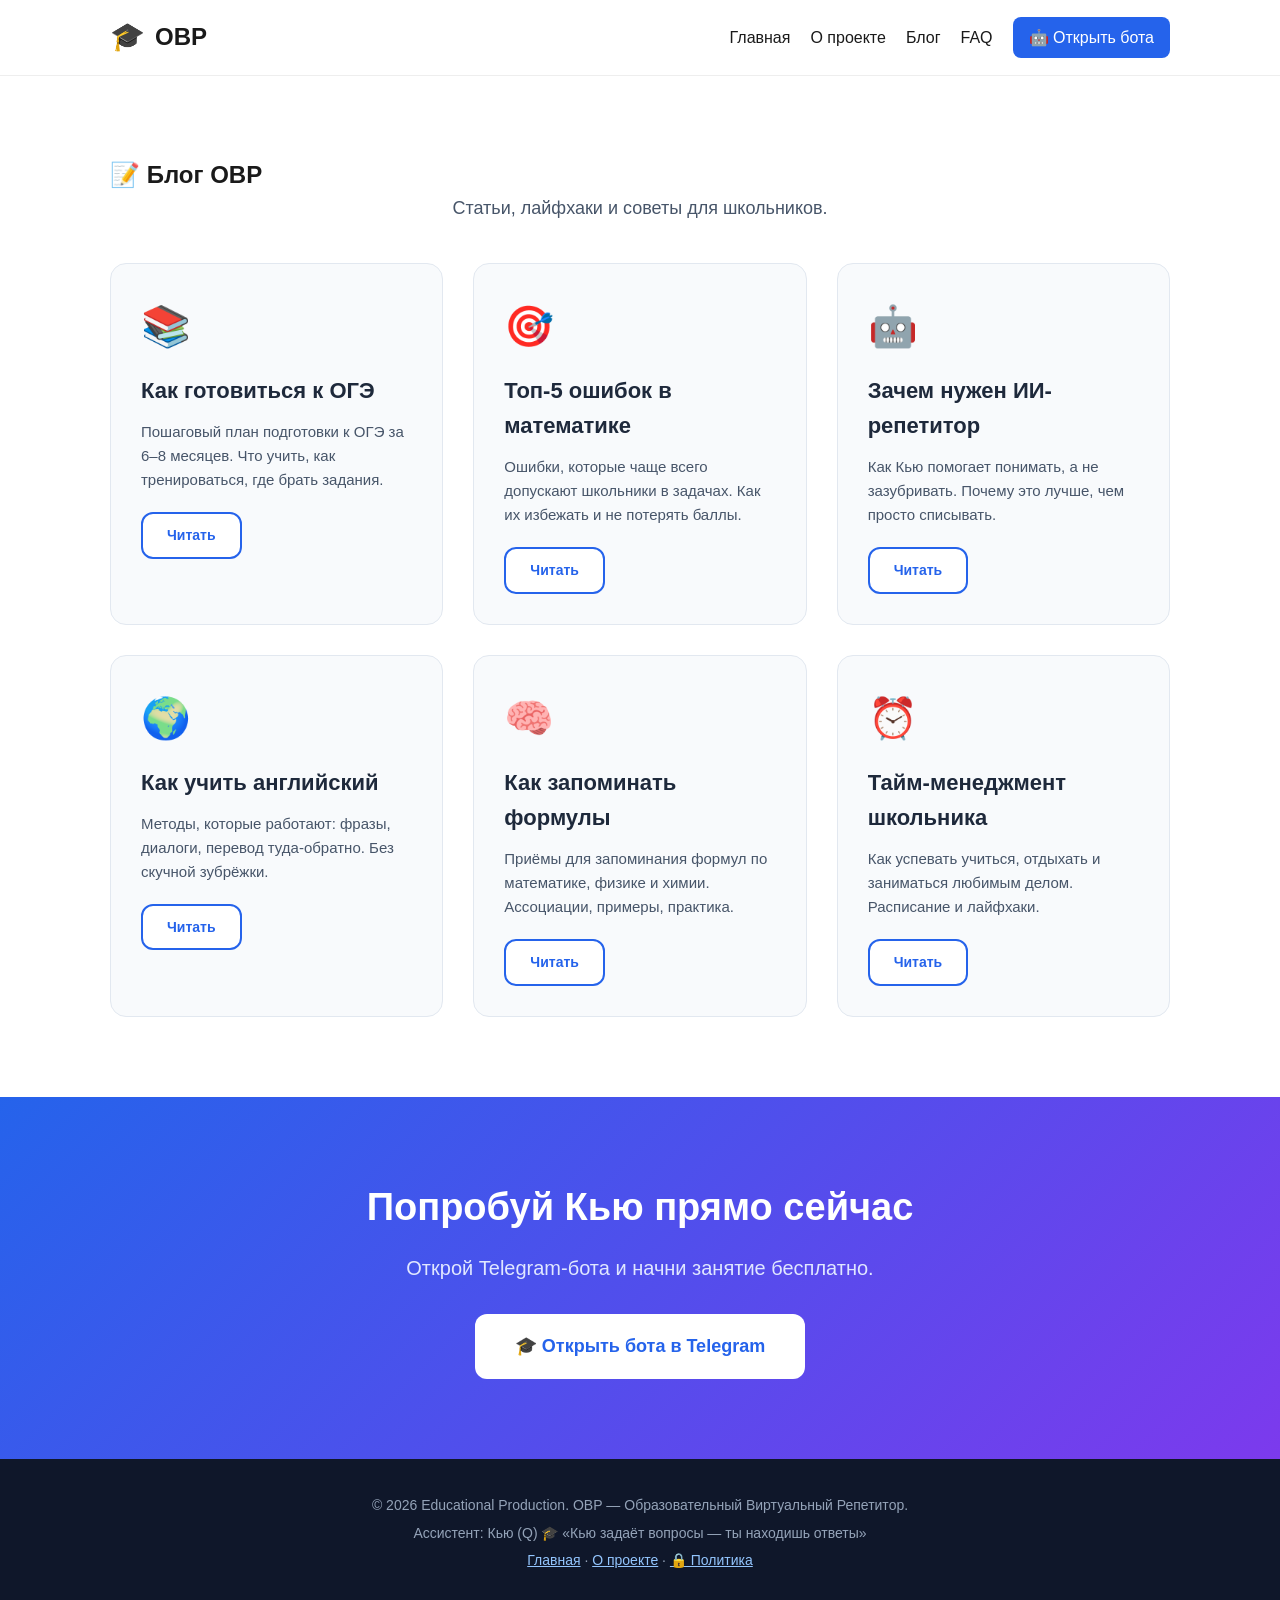
<file: blog.html>
<!DOCTYPE html>
<html lang="ru">
<head>
    <meta charset="UTF-8">
    <meta name="viewport" content="width=device-width, initial-scale=1.0">
    <title>Блог — ОВР</title>

    <meta name="description" content="Блог ОВР — статьи про учёбу, подготовку к ОГЭ, ЕГЭ, ВПР и лайфхаки для школьников.">
    <meta name="keywords" content="блог, ОВР, учёба, ОГЭ, ЕГЭ, ВПР, математика, репетитор, лайфхаки">
    <meta name="author" content="Educational Production">
    <meta name="robots" content="index, follow">

    <link rel="canonical" href="https://nitka2341567867-glitch.github.io/ovr-site/blog.html">
    <link rel="icon" type="image/png" href="favicon.png">
    <link rel="stylesheet" href="style.css">
</head>
<body>

    <header class="header">
        <div class="container">
            <div class="logo">
                <span class="logo-icon">🎓</span>
                <span class="logo-text">ОВР</span>
            </div>
            <nav class="nav">
                <a href="index.html">Главная</a>
                <a href="about.html">О проекте</a>
                <a href="blog.html">Блог</a>
                <a href="faq.html">FAQ</a>
                <a href="https://t.me/ovr_repetitor_bot" class="btn-telegram" target="_blank">🤖 Открыть бота</a>
            </nav>
        </div>
    </header>

    <section class="section">
        <div class="container">
            <h1>📝 Блог ОВР</h1>
            <p>Статьи, лайфхаки и советы для школьников.</p>

            <div class="blog-grid">
                <article class="blog-card">
                    <span class="blog-icon">📚</span>
                    <h2>Как готовиться к ОГЭ</h2>
                    <p>Пошаговый план подготовки к ОГЭ за 6–8 месяцев. Что учить, как тренироваться, где брать задания.</p>
                    <a href="article-oge.html" class="btn btn-secondary">Читать</a>
                </article>

                <article class="blog-card">
                    <span class="blog-icon">🎯</span>
                    <h2>Топ-5 ошибок в математике</h2>
                    <p>Ошибки, которые чаще всего допускают школьники в задачах. Как их избежать и не потерять баллы.</p>
                    <a href="article-math-errors.html" class="btn btn-secondary">Читать</a>
                </article>

                <article class="blog-card">
                    <span class="blog-icon">🤖</span>
                    <h2>Зачем нужен ИИ-репетитор</h2>
                    <p>Как Кью помогает понимать, а не зазубривать. Почему это лучше, чем просто списывать.</p>
                    <a href="article-ai-tutor.html" class="btn btn-secondary">Читать</a>
                </article>

                <article class="blog-card">
                    <span class="blog-icon">🌍</span>
                    <h2>Как учить английский</h2>
                    <p>Методы, которые работают: фразы, диалоги, перевод туда-обратно. Без скучной зубрёжки.</p>
                    <a href="article-english.html" class="btn btn-secondary">Читать</a>
                </article>

                <article class="blog-card">
                    <span class="blog-icon">🧠</span>
                    <h2>Как запоминать формулы</h2>
                    <p>Приёмы для запоминания формул по математике, физике и химии. Ассоциации, примеры, практика.</p>
                    <a href="article-formulas.html" class="btn btn-secondary">Читать</a>
                </article>

                <article class="blog-card">
                    <span class="blog-icon">⏰</span>
                    <h2>Тайм-менеджмент школьника</h2>
                    <p>Как успевать учиться, отдыхать и заниматься любимым делом. Расписание и лайфхаки.</p>
                    <a href="article-timemanagement.html" class="btn btn-secondary">Читать</a>
                </article>
            </div>
        </div>
    </section>

    <section class="section section-cta">
        <div class="container">
            <h2>Попробуй Кью прямо сейчас</h2>
            <p>Открой Telegram-бота и начни занятие бесплатно.</p>
            <a href="https://t.me/ovr_repetitor_bot" class="btn btn-primary btn-large" target="_blank">
                🎓 Открыть бота в Telegram
            </a>
        </div>
    </section>

    <footer class="footer">
        <div class="container">
            <p>© 2026 Educational Production. ОВР — Образовательный Виртуальный Репетитор.</p>
            <p>Ассистент: Кью (Q) 🎓 «Кью задаёт вопросы — ты находишь ответы»</p>
            <p><a href="index.html" style="color: #93c5fd;">Главная</a> · <a href="about.html" style="color: #93c5fd;">О проекте</a> · <a href="privacy.html" style="color: #93c5fd;">🔒 Политика</a></p>
        </div>
    </footer>

</body>
</html>
</file>
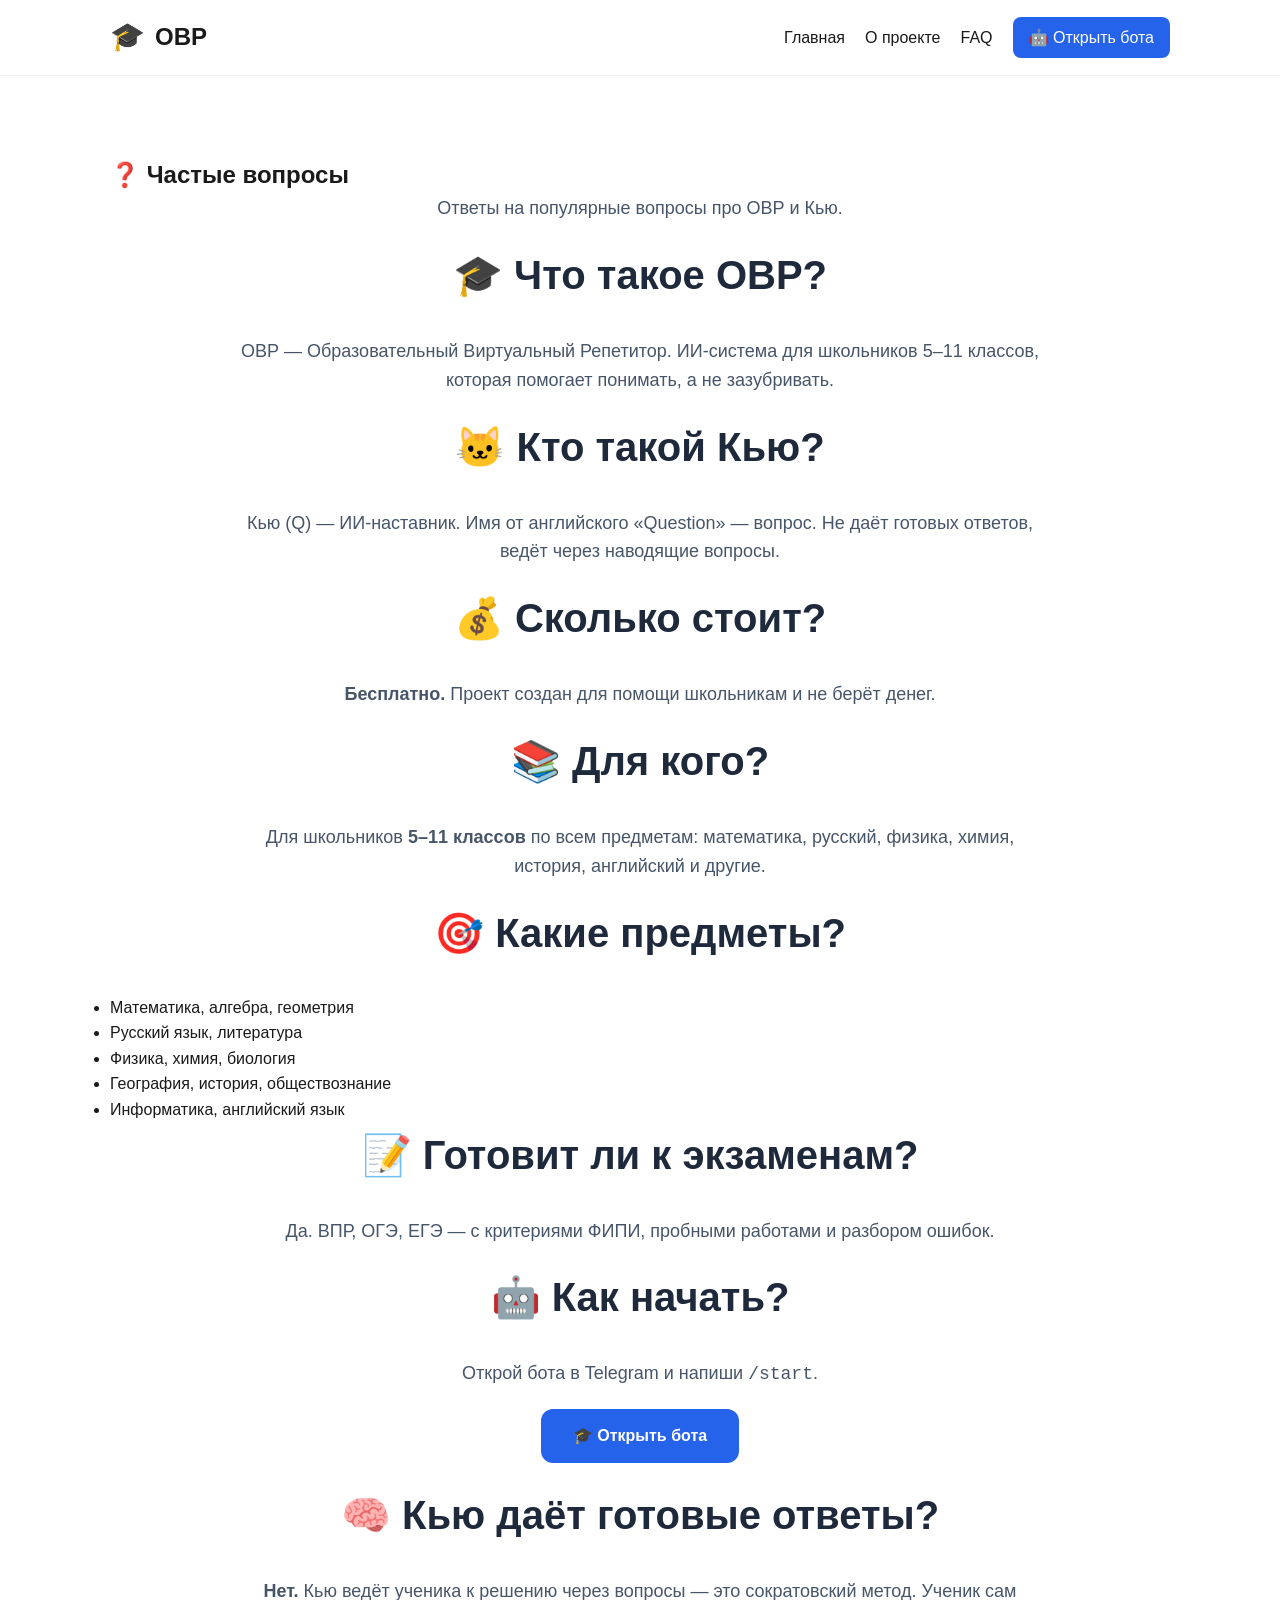
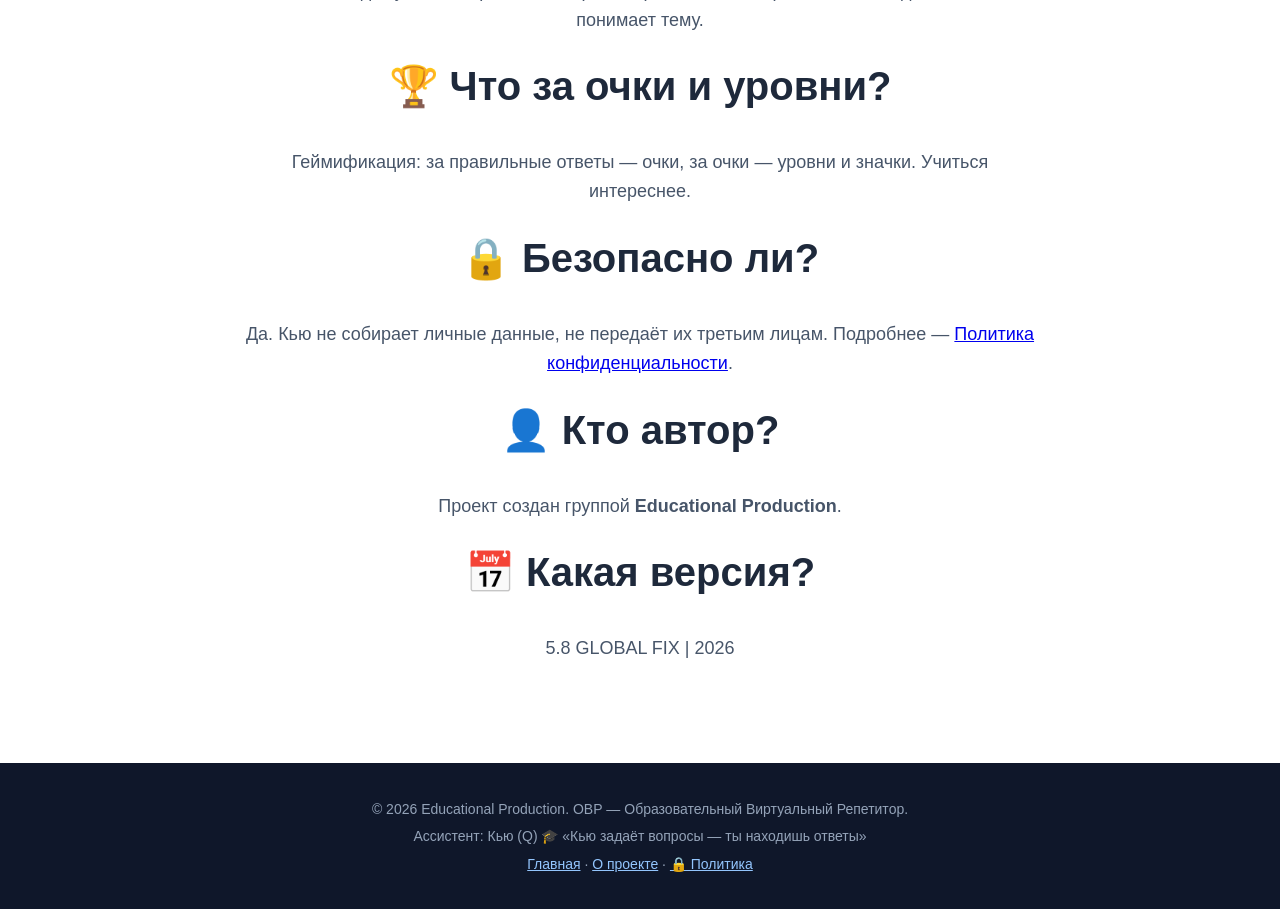
<file: faq.html>
<!DOCTYPE html>
<html lang="ru">
<head>
    <meta charset="UTF-8">
    <meta name="viewport" content="width=device-width, initial-scale=1.0">
    <title>FAQ — Частые вопросы — ОВР</title>

    <meta name="description" content="Ответы на частые вопросы про ОВР — образовательного ИИ-репетитора для 5–11 классов.">
    <meta name="keywords" content="ОВР, Кью, FAQ, вопросы, репетитор, ОГЭ, ЕГЭ, ВПР">
    <meta name="author" content="Educational Production">

    <link rel="icon" type="image/png" href="favicon.png">
    <link rel="stylesheet" href="style.css">
</head>
<body>

    <header class="header">
        <div class="container">
            <div class="logo">
                <span class="logo-icon">🎓</span>
                <span class="logo-text">ОВР</span>
            </div>
            <nav class="nav">
                <a href="index.html">Главная</a>
                <a href="about.html">О проекте</a>
                <a href="faq.html">FAQ</a>
                <a href="https://t.me/ovr_repetitor_bot" class="btn-telegram" target="_blank">🤖 Открыть бота</a>
            </nav>
        </div>
    </header>

    <section class="section">
        <div class="container">
            <h1>❓ Частые вопросы</h1>
            <p>Ответы на популярные вопросы про ОВР и Кью.</p>

            <h2>🎓 Что такое ОВР?</h2>
            <p>ОВР — Образовательный Виртуальный Репетитор. ИИ-система для школьников 5–11 классов, которая помогает понимать, а не зазубривать.</p>

            <h2>🐱 Кто такой Кью?</h2>
            <p>Кью (Q) — ИИ-наставник. Имя от английского «Question» — вопрос. Не даёт готовых ответов, ведёт через наводящие вопросы.</p>

            <h2>💰 Сколько стоит?</h2>
            <p><strong>Бесплатно.</strong> Проект создан для помощи школьникам и не берёт денег.</p>

            <h2>📚 Для кого?</h2>
            <p>Для школьников <strong>5–11 классов</strong> по всем предметам: математика, русский, физика, химия, история, английский и другие.</p>

            <h2>🎯 Какие предметы?</h2>
            <ul>
                <li>Математика, алгебра, геометрия</li>
                <li>Русский язык, литература</li>
                <li>Физика, химия, биология</li>
                <li>География, история, обществознание</li>
                <li>Информатика, английский язык</li>
            </ul>

            <h2>📝 Готовит ли к экзаменам?</h2>
            <p>Да. ВПР, ОГЭ, ЕГЭ — с критериями ФИПИ, пробными работами и разбором ошибок.</p>

            <h2>🤖 Как начать?</h2>
            <p>Открой бота в Telegram и напиши <code>/start</code>.</p>
            <p><a href="https://t.me/ovr_repetitor_bot" class="btn btn-primary" target="_blank">🎓 Открыть бота</a></p>

            <h2>🧠 Кью даёт готовые ответы?</h2>
            <p><strong>Нет.</strong> Кью ведёт ученика к решению через вопросы — это сократовский метод. Ученик сам понимает тему.</p>

            <h2>🏆 Что за очки и уровни?</h2>
            <p>Геймификация: за правильные ответы — очки, за очки — уровни и значки. Учиться интереснее.</p>

            <h2>🔒 Безопасно ли?</h2>
            <p>Да. Кью не собирает личные данные, не передаёт их третьим лицам. Подробнее — <a href="privacy.html">Политика конфиденциальности</a>.</p>

            <h2>👤 Кто автор?</h2>
            <p>Проект создан группой <strong>Educational Production</strong>.</p>

            <h2>📅 Какая версия?</h2>
            <p>5.8 GLOBAL FIX | 2026</p>

        </div>
    </section>

    <footer class="footer">
        <div class="container">
            <p>© 2026 Educational Production. ОВР — Образовательный Виртуальный Репетитор.</p>
            <p>Ассистент: Кью (Q) 🎓 «Кью задаёт вопросы — ты находишь ответы»</p>
            <p><a href="index.html" style="color: #93c5fd;">Главная</a> · <a href="about.html" style="color: #93c5fd;">О проекте</a> · <a href="privacy.html" style="color: #93c5fd;">🔒 Политика</a></p>
        </div>
    </footer>

</body>
</html>
</file>
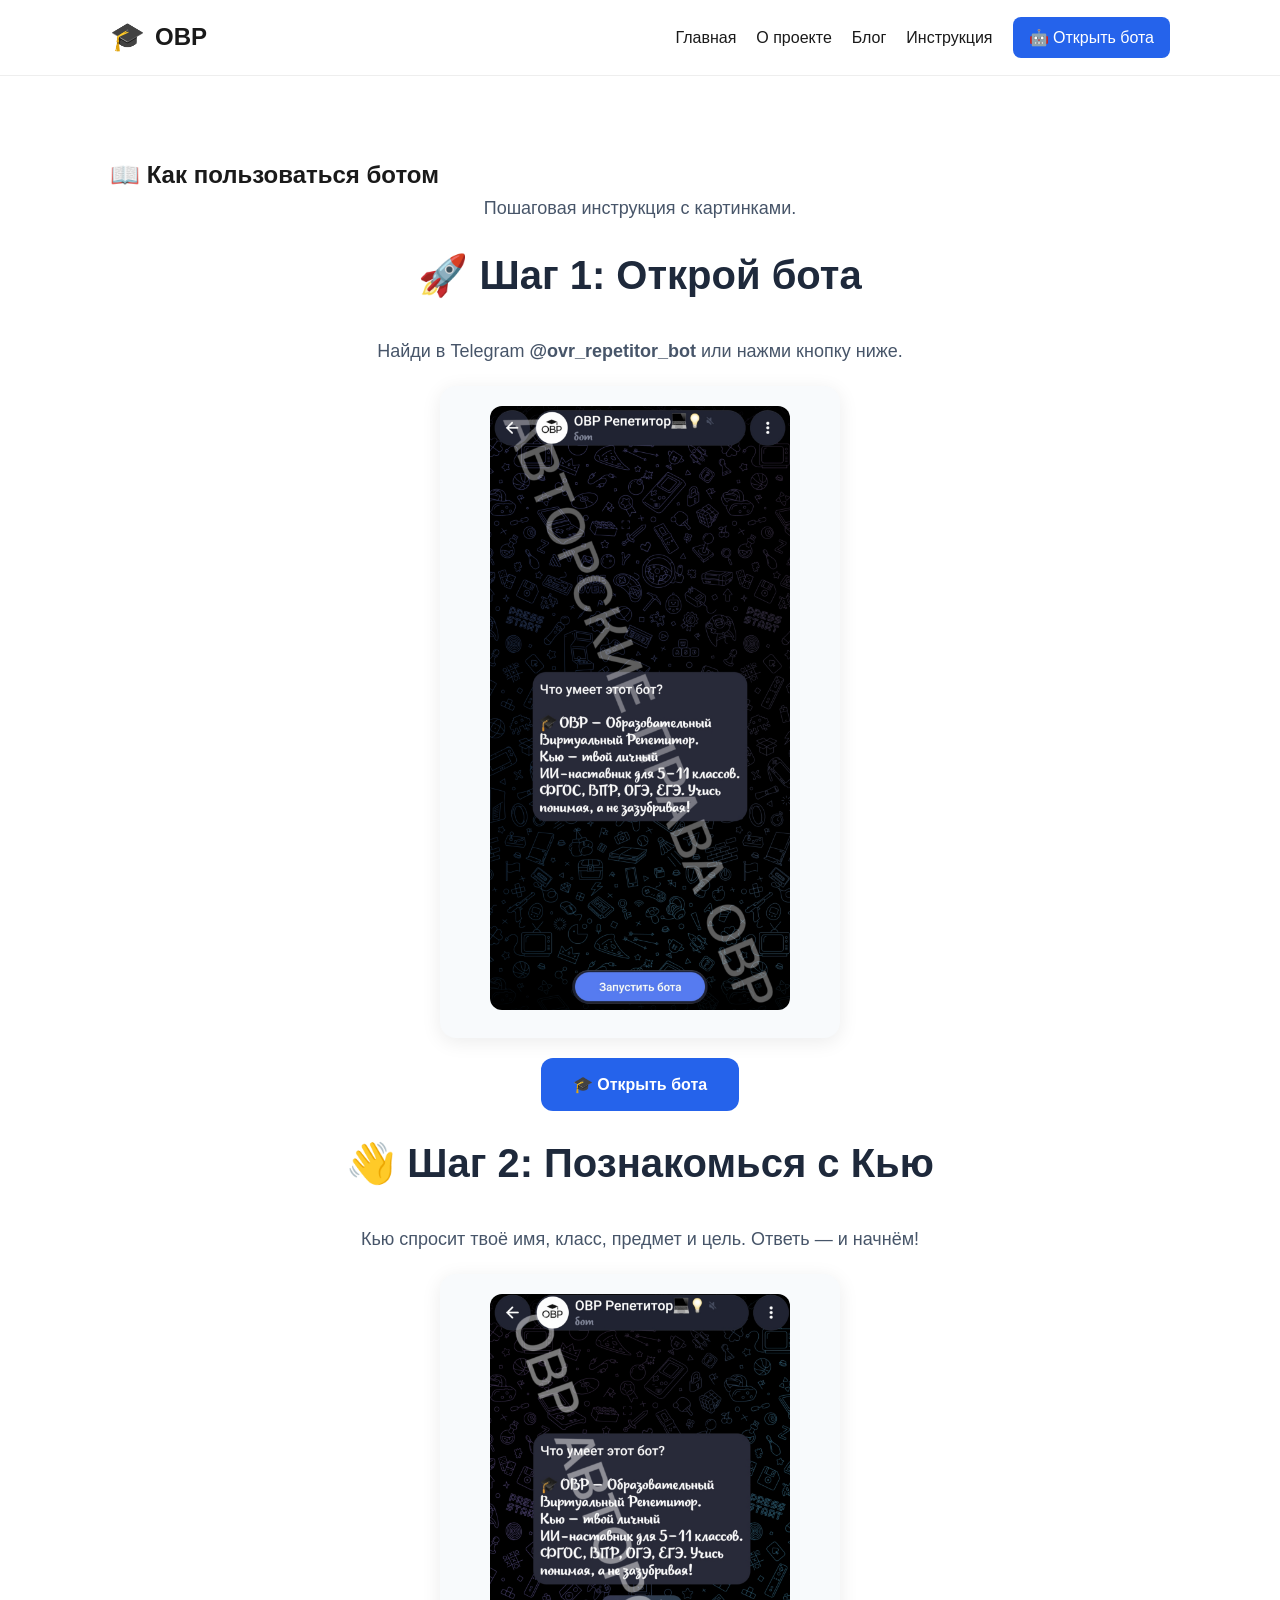
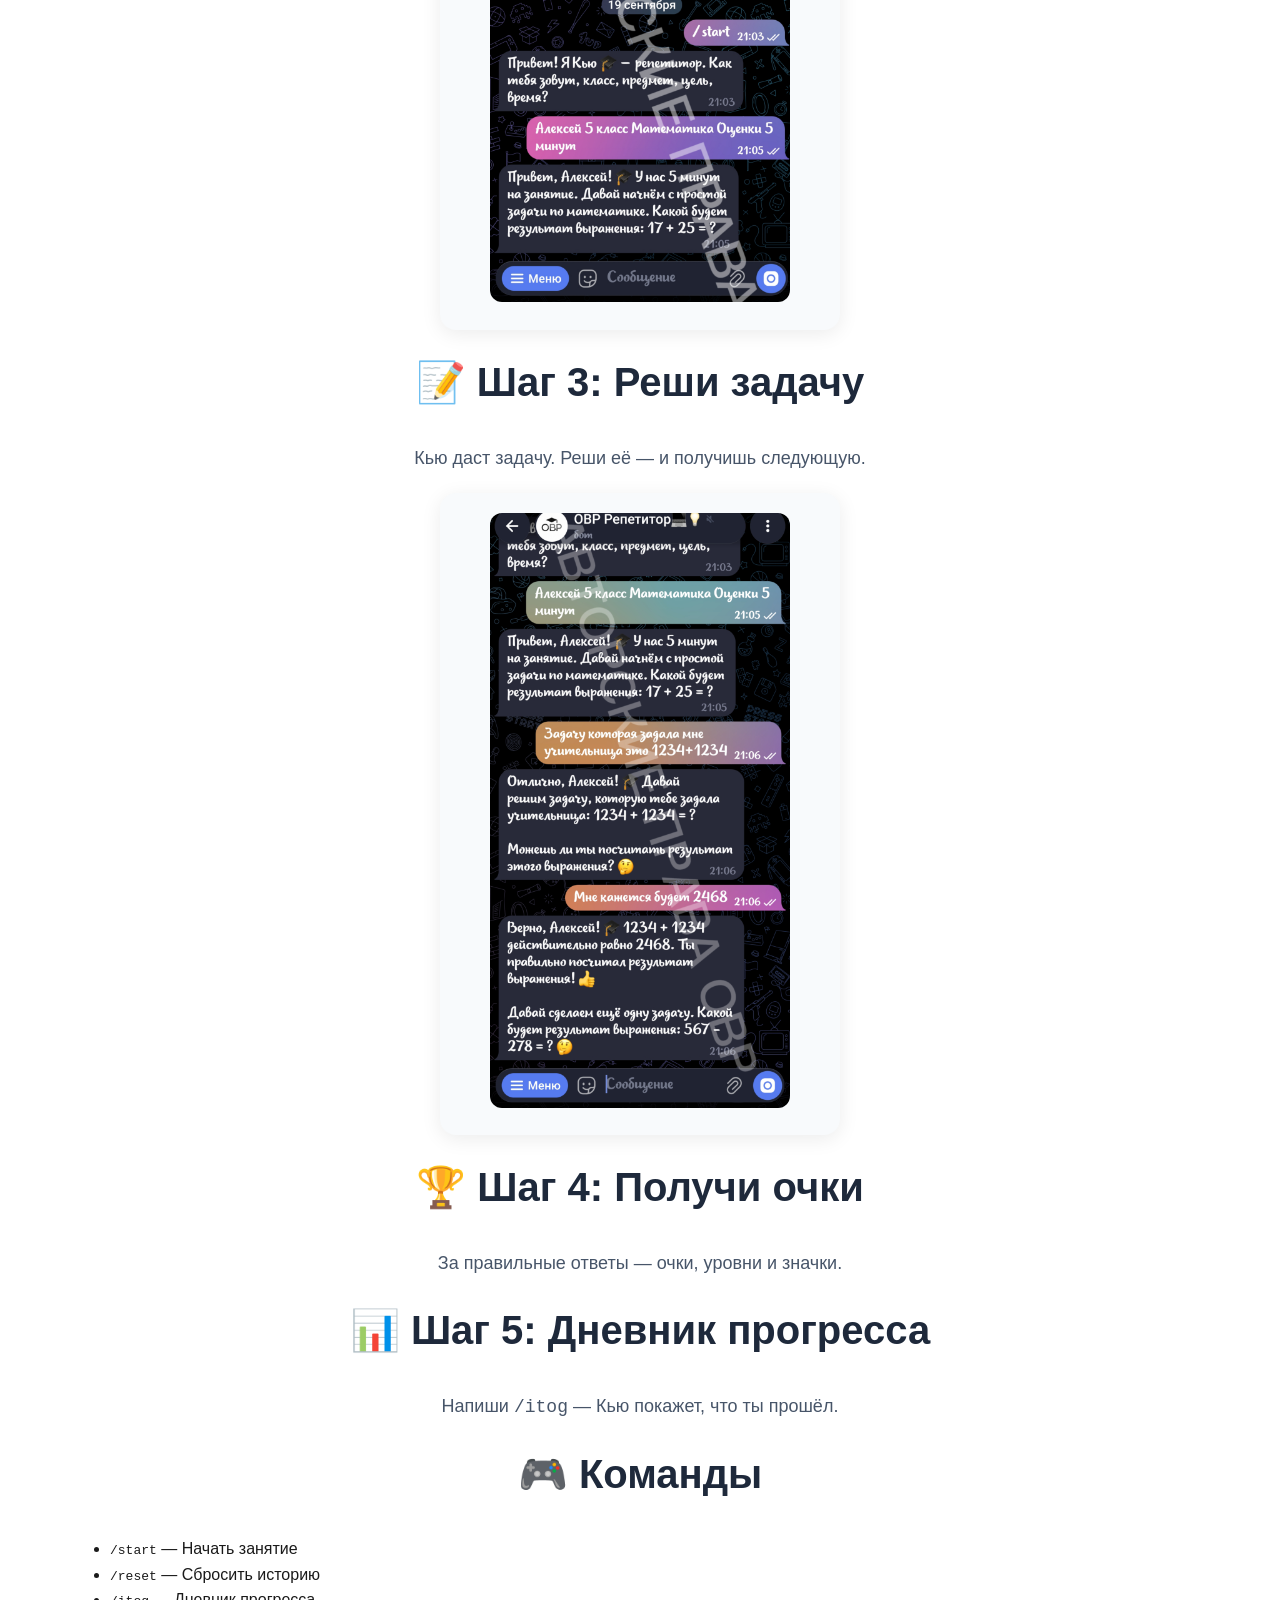
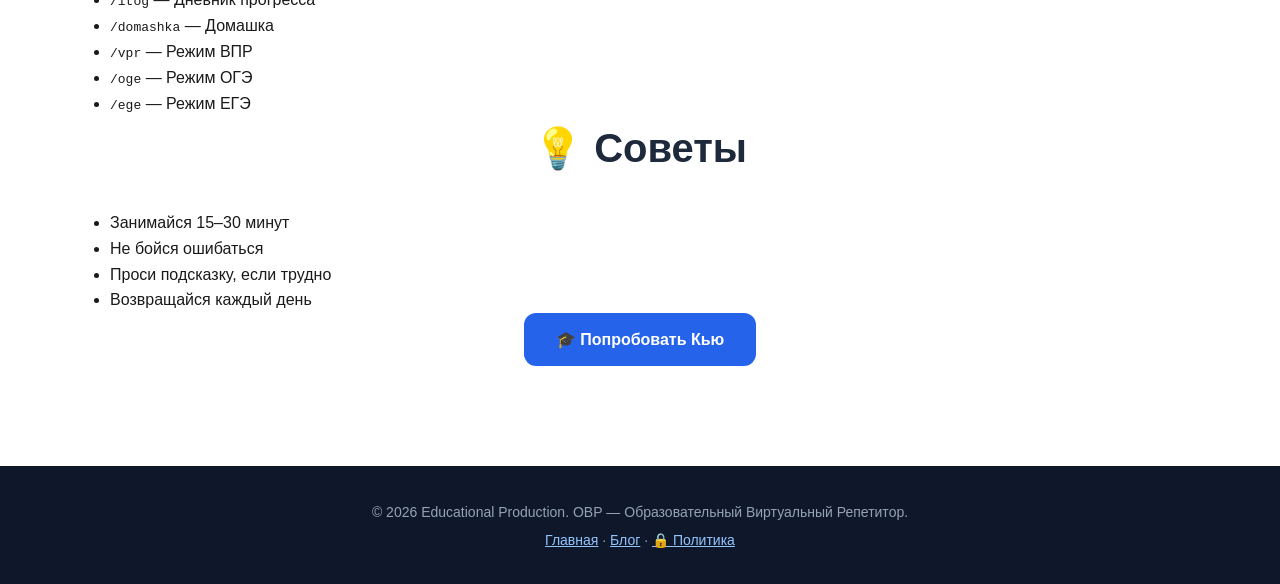
<file: instructions.html>
<!DOCTYPE html>
<html lang="ru">
<head>
    <meta charset="UTF-8">
    <meta name="viewport" content="width=device-width, initial-scale=1.0">
    <title>Инструкция — ОВР</title>
    <meta name="description" content="Как пользоваться ботом ОВР — пошаговая инструкция с картинками.">
    <meta name="keywords" content="ОВР, Кью, инструкция, бот, репетитор">
    <link rel="icon" type="image/png" href="favicon.png">
    <link rel="stylesheet" href="style.css">
</head>
<body>

    <header class="header">
        <div class="container">
            <div class="logo"><span class="logo-icon">🎓</span><span class="logo-text">ОВР</span></div>
            <nav class="nav">
                <a href="index.html">Главная</a>
                <a href="about.html">О проекте</a>
                <a href="blog.html">Блог</a>
                <a href="instructions.html">Инструкция</a>
                <a href="https://t.me/ovr_repetitor_bot" class="btn-telegram" target="_blank">🤖 Открыть бота</a>
            </nav>
        </div>
    </header>

    <section class="section">
        <div class="container">
            <h1>📖 Как пользоваться ботом</h1>
            <p>Пошаговая инструкция с картинками.</p>

            <h2>🚀 Шаг 1: Открой бота</h2>
            <p>Найди в Telegram <strong>@ovr_repetitor_bot</strong> или нажми кнопку ниже.</p>
            <div class="instruction-image">
                <img src="lv_0_20260919211120.jpg" alt="Старт — карточка бота">
            </div>
            <p><a href="https://t.me/ovr_repetitor_bot" class="btn btn-primary" target="_blank">🎓 Открыть бота</a></p>

            <h2>👋 Шаг 2: Познакомься с Кью</h2>
            <p>Кью спросит твоё имя, класс, предмет и цель. Ответь — и начнём!</p>
            <div class="instruction-image">
                <img src="lv_0_20260919210920.jpg" alt="Знакомство с Кью">
            </div>

            <h2>📝 Шаг 3: Реши задачу</h2>
            <p>Кью даст задачу. Реши её — и получишь следующую.</p>
            <div class="instruction-image">
                <img src="lv_0_20260919211235.jpg" alt="Решение задачи">
            </div>

            <h2>🏆 Шаг 4: Получи очки</h2>
            <p>За правильные ответы — очки, уровни и значки.</p>

            <h2>📊 Шаг 5: Дневник прогресса</h2>
            <p>Напиши <code>/itog</code> — Кью покажет, что ты прошёл.</p>

            <h2>🎮 Команды</h2>
            <ul>
                <li><code>/start</code> — Начать занятие</li>
                <li><code>/reset</code> — Сбросить историю</li>
                <li><code>/itog</code> — Дневник прогресса</li>
                <li><code>/domashka</code> — Домашка</li>
                <li><code>/vpr</code> — Режим ВПР</li>
                <li><code>/oge</code> — Режим ОГЭ</li>
                <li><code>/ege</code> — Режим ЕГЭ</li>
            </ul>

            <h2>💡 Советы</h2>
            <ul>
                <li>Занимайся 15–30 минут</li>
                <li>Не бойся ошибаться</li>
                <li>Проси подсказку, если трудно</li>
                <li>Возвращайся каждый день</li>
            </ul>

            <p><a href="https://t.me/ovr_repetitor_bot" class="btn btn-primary" target="_blank">🎓 Попробовать Кью</a></p>
        </div>
    </section>

    <footer class="footer">
        <div class="container">
            <p>© 2026 Educational Production. ОВР — Образовательный Виртуальный Репетитор.</p>
            <p><a href="index.html" style="color: #93c5fd;">Главная</a> · <a href="blog.html" style="color: #93c5fd;">Блог</a> · <a href="privacy.html" style="color: #93c5fd;">🔒 Политика</a></p>
        </div>
    </footer>

</body>
</html>
</file>
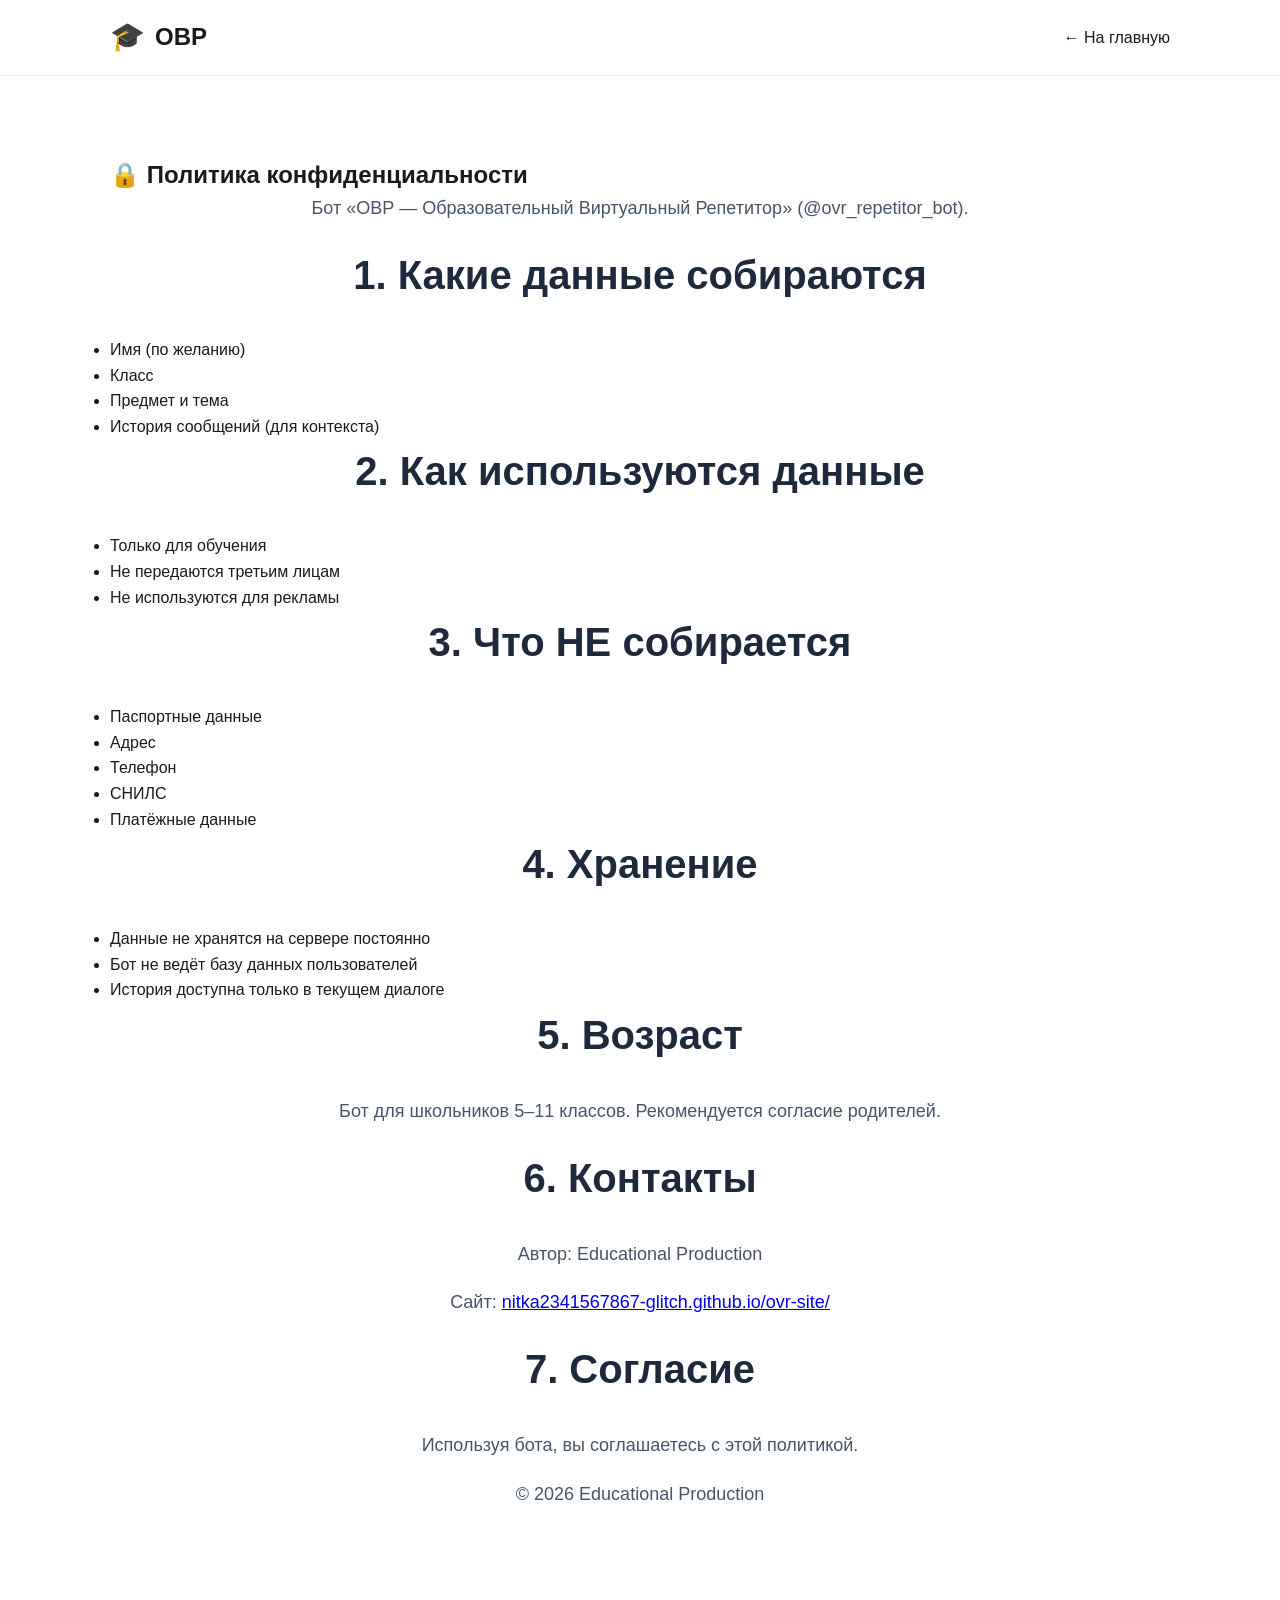
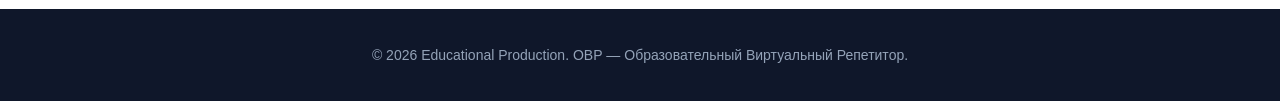
<file: privacy.html>
<!DOCTYPE html>
<html lang="ru">
<head>
    <meta charset="UTF-8">
    <meta name="viewport" content="width=device-width, initial-scale=1.0">
    <title>Политика конфиденциальности — ОВР</title>
    <link rel="stylesheet" href="style.css">
</head>
<body>
    <header class="header">
        <div class="container">
            <div class="logo">
                <span class="logo-icon">🎓</span>
                <span class="logo-text">ОВР</span>
            </div>
            <nav class="nav">
                <a href="index.html">← На главную</a>
            </nav>
        </div>
    </header>

    <section class="section">
        <div class="container">
            <h1>🔒 Политика конфиденциальности</h1>
            <p>Бот «ОВР — Образовательный Виртуальный Репетитор» (@ovr_repetitor_bot).</p>

            <h2>1. Какие данные собираются</h2>
            <ul>
                <li>Имя (по желанию)</li>
                <li>Класс</li>
                <li>Предмет и тема</li>
                <li>История сообщений (для контекста)</li>
            </ul>

            <h2>2. Как используются данные</h2>
            <ul>
                <li>Только для обучения</li>
                <li>Не передаются третьим лицам</li>
                <li>Не используются для рекламы</li>
            </ul>

            <h2>3. Что НЕ собирается</h2>
            <ul>
                <li>Паспортные данные</li>
                <li>Адрес</li>
                <li>Телефон</li>
                <li>СНИЛС</li>
                <li>Платёжные данные</li>
            </ul>

            <h2>4. Хранение</h2>
            <ul>
                <li>Данные не хранятся на сервере постоянно</li>
                <li>Бот не ведёт базу данных пользователей</li>
                <li>История доступна только в текущем диалоге</li>
            </ul>

            <h2>5. Возраст</h2>
            <p>Бот для школьников 5–11 классов. Рекомендуется согласие родителей.</p>

            <h2>6. Контакты</h2>
            <p>Автор: Educational Production</p>
            <p>Сайт: <a href="https://nitka2341567867-glitch.github.io/ovr-site/">nitka2341567867-glitch.github.io/ovr-site/</a></p>

            <h2>7. Согласие</h2>
            <p>Используя бота, вы соглашаетесь с этой политикой.</p>

            <p>© 2026 Educational Production</p>
        </div>
    </section>

    <footer class="footer">
        <div class="container">
            <p>© 2026 Educational Production. ОВР — Образовательный Виртуальный Репетитор.</p>
        </div>
    </footer>
</body>
</html>
</file>
<file: style.css>
* {
    margin: 0;
    padding: 0;
    box-sizing: border-box;
}

body {
    font-family: -apple-system, BlinkMacSystemFont, 'Segoe UI', Roboto, sans-serif;
    line-height: 1.6;
    color: #1a1a1a;
    background: #ffffff;
}

.container {
    max-width: 1100px;
    margin: 0 auto;
    padding: 0 20px;
}

/* ШАПКА */
.header {
    position: sticky;
    top: 0;
    background: rgba(255, 255, 255, 0.95);
    backdrop-filter: blur(10px);
    border-bottom: 1px solid #eee;
    z-index: 100;
    padding: 15px 0;
}

.header .container {
    display: flex;
    justify-content: space-between;
    align-items: center;
}

.logo {
    display: flex;
    align-items: center;
    gap: 10px;
    font-size: 24px;
    font-weight: 800;
}

.logo-icon {
    font-size: 28px;
}

.nav {
    display: flex;
    gap: 20px;
    align-items: center;
}

.nav a {
    color: #1a1a1a;
    text-decoration: none;
    font-weight: 500;
    transition: color 0.3s;
}

.nav a:hover {
    color: #2563eb;
}

.btn-telegram {
    background: #2563eb;
    color: #fff !important;
    padding: 8px 16px;
    border-radius: 8px;
    font-weight: 600;
    text-decoration: none;
    transition: all 0.3s;
}

.btn-telegram:hover {
    background: #1d4ed8;
    transform: translateY(-1px);
}

/* ГЕРОЙ */
.hero {
    padding: 80px 0;
    background: linear-gradient(135deg, #f8fafc 0%, #e0e7ff 100%);
}

.hero .container {
    display: flex;
    align-items: center;
    gap: 60px;
}

.hero-content {
    flex: 1;
}

.hero h1 {
    font-size: 52px;
    font-weight: 900;
    line-height: 1.1;
    margin-bottom: 20px;
    color: #1e293b;
}

.hero-subtitle {
    font-size: 20px;
    color: #475569;
    margin-bottom: 30px;
}

.hero-buttons {
    display: flex;
    gap: 15px;
    flex-wrap: wrap;
}

.hero-image {
    flex: 1;
    display: flex;
    justify-content: center;
}

.cat-placeholder {
    font-size: 200px;
    background: #fff;
    width: 280px;
    height: 280px;
    border-radius: 50%;
    display: flex;
    align-items: center;
    justify-content: center;
    box-shadow: 0 20px 60px rgba(37, 99, 235, 0.15);
}

/* КНОПКИ */
.btn {
    display: inline-block;
    padding: 14px 32px;
    border-radius: 12px;
    font-weight: 700;
    text-decoration: none;
    transition: all 0.3s;
    cursor: pointer;
    border: none;
    font-size: 16px;
    text-align: center;
}

.btn-primary {
    background: #2563eb;
    color: #fff;
}

.btn-primary:hover {
    background: #1d4ed8;
    transform: translateY(-2px);
    box-shadow: 0 10px 20px rgba(37, 99, 235, 0.3);
}

.btn-secondary {
    background: #fff;
    color: #2563eb;
    border: 2px solid #2563eb;
}

.btn-secondary:hover {
    background: #2563eb;
    color: #fff;
}

.btn-large {
    padding: 18px 40px;
    font-size: 18px;
}

/* СЕКЦИИ */
.section {
    padding: 80px 0;
}

.section h2 {
    font-size: 40px;
    font-weight: 800;
    margin-bottom: 30px;
    text-align: center;
    color: #1e293b;
}

.section p {
    font-size: 18px;
    color: #475569;
    max-width: 800px;
    margin: 0 auto 20px;
    text-align: center;
}

.section-dark {
    background: #1e293b;
    color: #fff;
}

.section-dark h2,
.section-dark p {
    color: #fff;
}

.section-dark a {
    color: #93c5fd;
}

.section-accent {
    background: linear-gradient(135deg, #2563eb 0%, #7c3aed 100%);
    color: #fff;
}

.section-accent h2 {
    color: #fff;
}

.section-cta {
    background: linear-gradient(135deg, #2563eb 0%, #7c3aed 100%);
    color: #fff;
    text-align: center;
    padding: 80px 0;
}

.section-cta h2 {
    color: #fff;
    font-size: 38px;
    margin-bottom: 15px;
}

.section-cta p {
    color: #e0e7ff;
    font-size: 20px;
    margin-bottom: 30px;
}

.section-cta .btn-primary {
    background: #fff;
    color: #2563eb;
}

.section-cta .btn-primary:hover {
    background: #f1f5f9;
    color: #1d4ed8;
}

/* ВОЗМОЖНОСТИ */
.features-grid {
    display: grid;
    grid-template-columns: repeat(auto-fit, minmax(280px, 1fr));
    gap: 30px;
    margin-top: 40px;
}

.feature-card {
    background: rgba(255, 255, 255, 0.05);
    padding: 30px;
    border-radius: 16px;
    border: 1px solid rgba(255, 255, 255, 0.1);
    transition: transform 0.3s;
    min-height: 220px;
    display: flex;
    flex-direction: column;
}

.feature-card:hover {
    transform: translateY(-5px);
    background: rgba(255, 255, 255, 0.08);
}

.feature-icon {
    font-size: 40px;
    display: block;
    margin-bottom: 15px;
}

.feature-card h3 {
    font-size: 20px;
    margin-bottom: 10px;
}

.feature-card p {
    font-size: 15px;
    text-align: left;
    color: #cbd5e1;
}

/* ПРЕДМЕТЫ */
.subjects-grid {
    display: flex;
    flex-wrap: wrap;
    gap: 12px;
    justify-content: center;
    margin-top: 30px;
}

.subject-tag {
    background: #e0e7ff;
    color: #1e40af;
    padding: 10px 20px;
    border-radius: 999px;
    font-weight: 600;
    font-size: 15px;
}

/* ЦЕННОСТИ */
.values-grid {
    display: grid;
    grid-template-columns: repeat(auto-fit, minmax(220px, 1fr));
    gap: 30px;
    margin-top: 40px;
}

.value {
    text-align: center;
    padding: 20px;
}

.value span {
    font-size: 40px;
    display: block;
    margin-bottom: 15px;
}

.value p {
    font-size: 16px;
    font-weight: 600;
    color: #fff;
}

/* ПОДВАЛ */
.footer {
    background: #0f172a;
    color: #94a3b8;
    padding: 30px 0;
    text-align: center;
    font-size: 14px;
}

.footer p {
    margin: 5px 0;
    color: #94a3b8;
}

/* АДАПТИВ */
@media (max-width: 768px) {
    .hero .container {
        flex-direction: column;
        text-align: center;
    }

    .hero h1 {
        font-size: 36px;
    }

    .hero-buttons {
        justify-content: center;
    }

    .nav {
        display: none;
    }

    .cat-placeholder {
        font-size: 120px;
        width: 180px;
        height: 180px;
    }

    .section h2 {
        font-size: 28px;
    }

    .section-cta h2 {
        font-size: 26px;
    }
    }
/* БЛОГ */
.blog-grid {
    display: grid;
    grid-template-columns: repeat(auto-fit, minmax(300px, 1fr));
    gap: 30px;
    margin-top: 40px;
}

.blog-card {
    background: #f8fafc;
    border: 1px solid #e2e8f0;
    border-radius: 16px;
    padding: 30px;
    transition: transform 0.3s, box-shadow 0.3s;
}

.blog-card:hover {
    transform: translateY(-5px);
    box-shadow: 0 10px 30px rgba(37, 99, 235, 0.15);
}

.blog-icon {
    font-size: 40px;
    display: block;
    margin-bottom: 15px;
}

.blog-card h2 {
    font-size: 22px;
    margin-bottom: 12px;
    color: #1e293b;
    text-align: left;
}

.blog-card p {
    font-size: 15px;
    color: #475569;
    margin-bottom: 20px;
    text-align: left;
}

.blog-card .btn-secondary {
    padding: 10px 24px;
    font-size: 14px;
}

.instruction-image {
    background: #f8fafc;
    border-radius: 16px;
    padding: 20px;
    margin: 20px auto;
    max-width: 400px;
    text-align: center;
    box-shadow: 0 4px 20px rgba(0, 0, 0, 0.08);
}

.instruction-image img {
    width: 100%;
    max-width: 300px;
    height: auto;
    border-radius: 12px;
}
</file>
